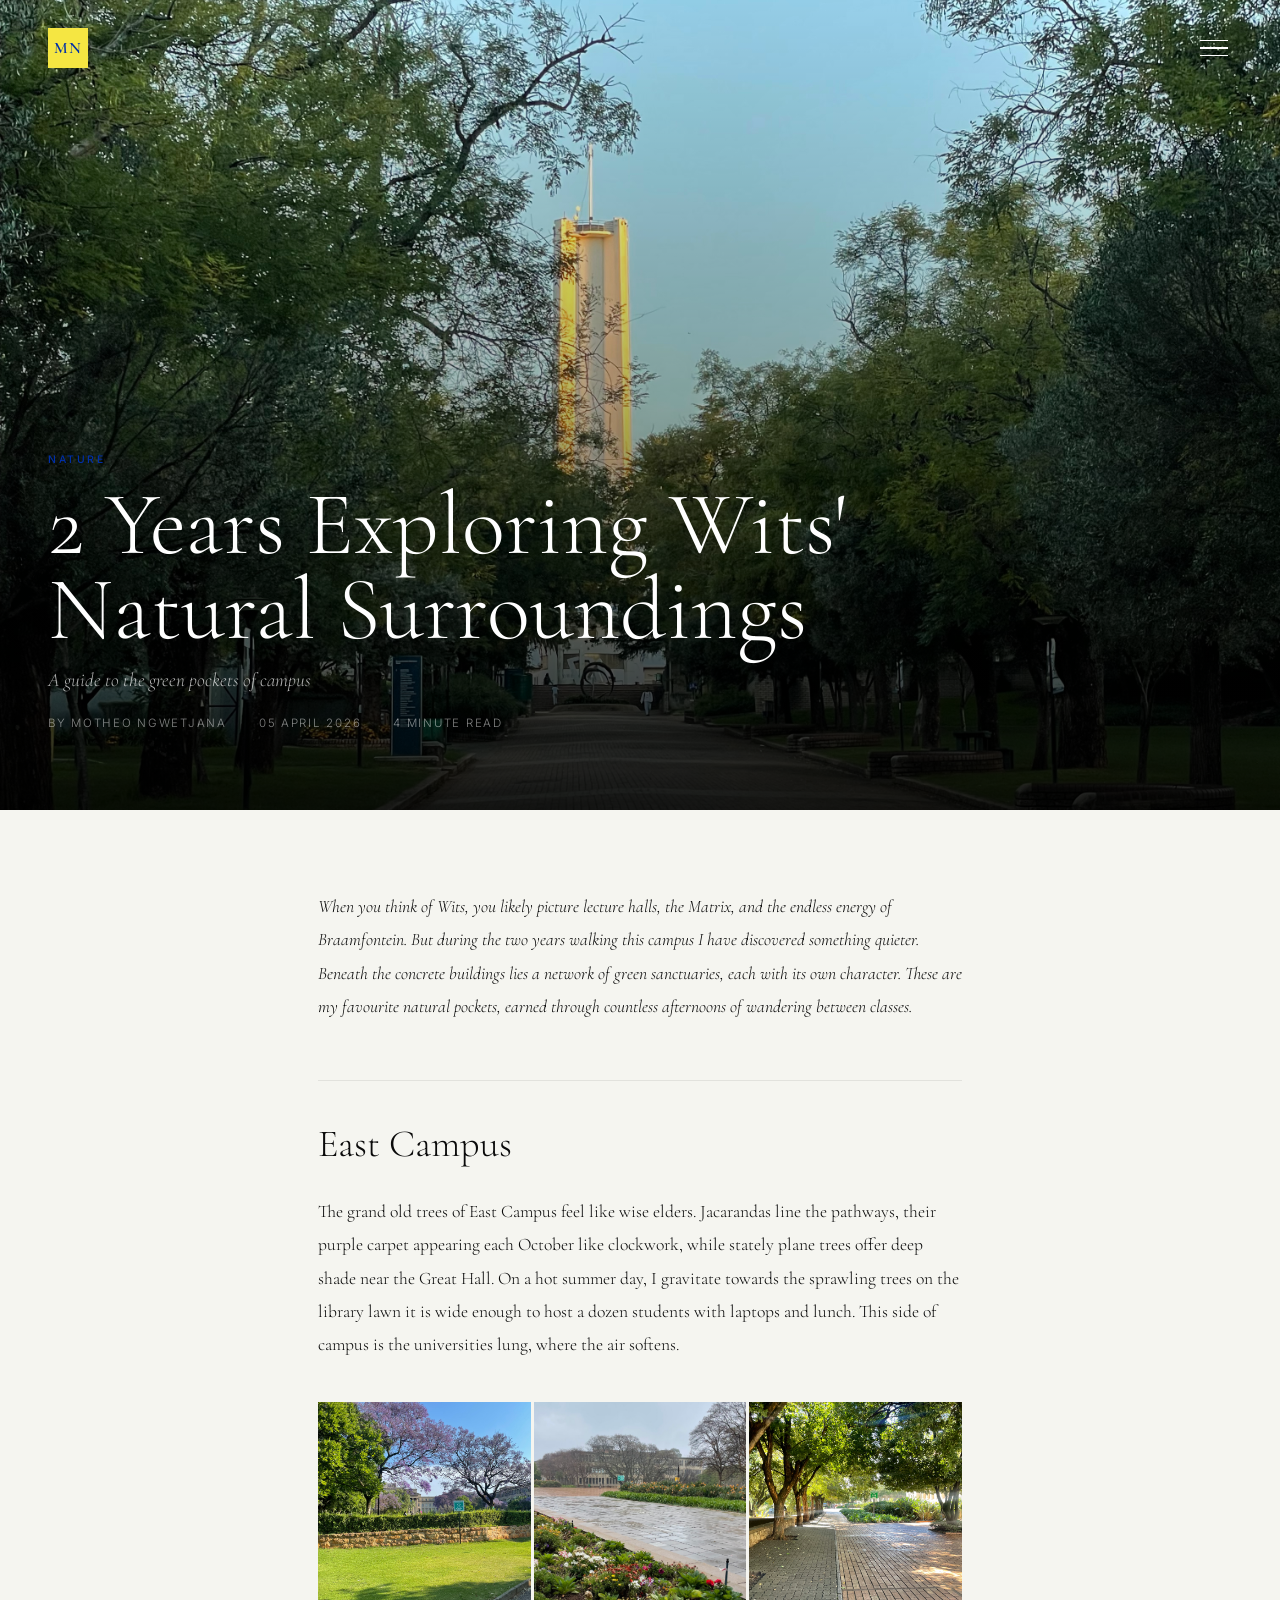
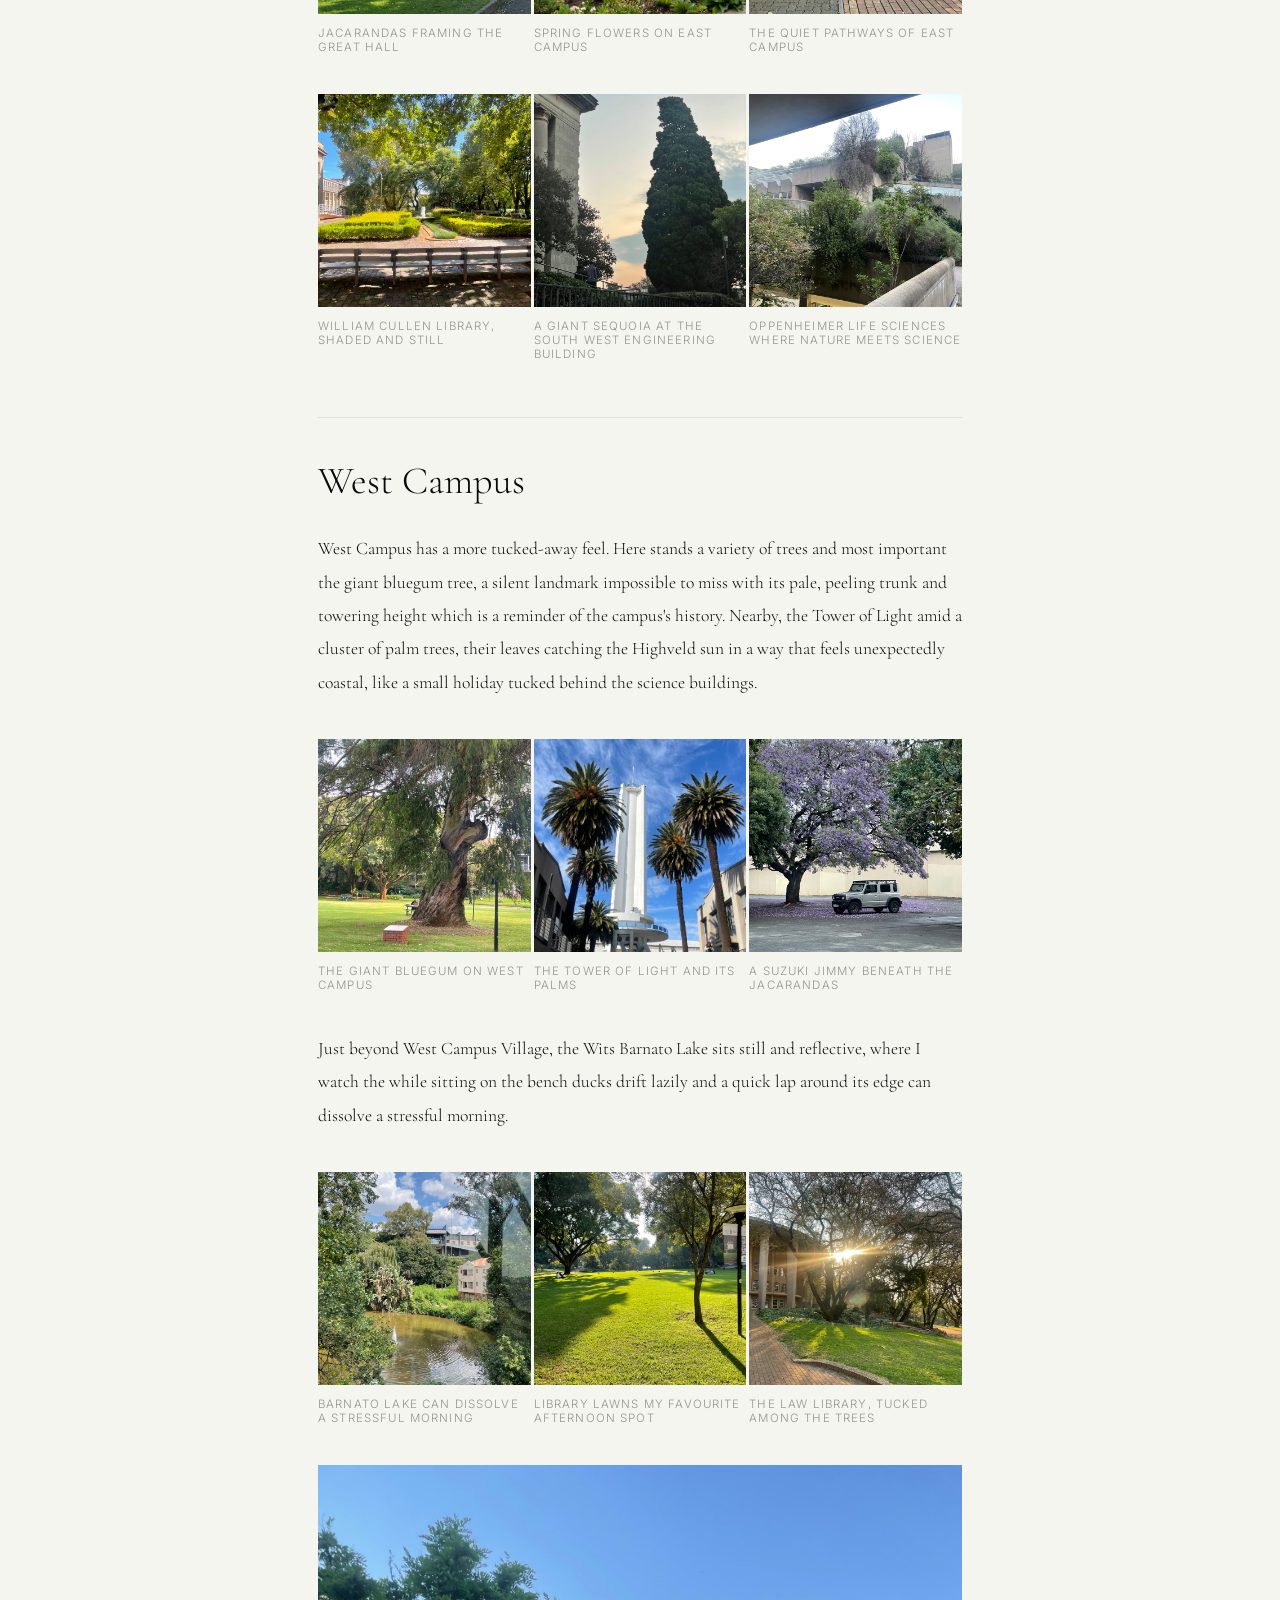
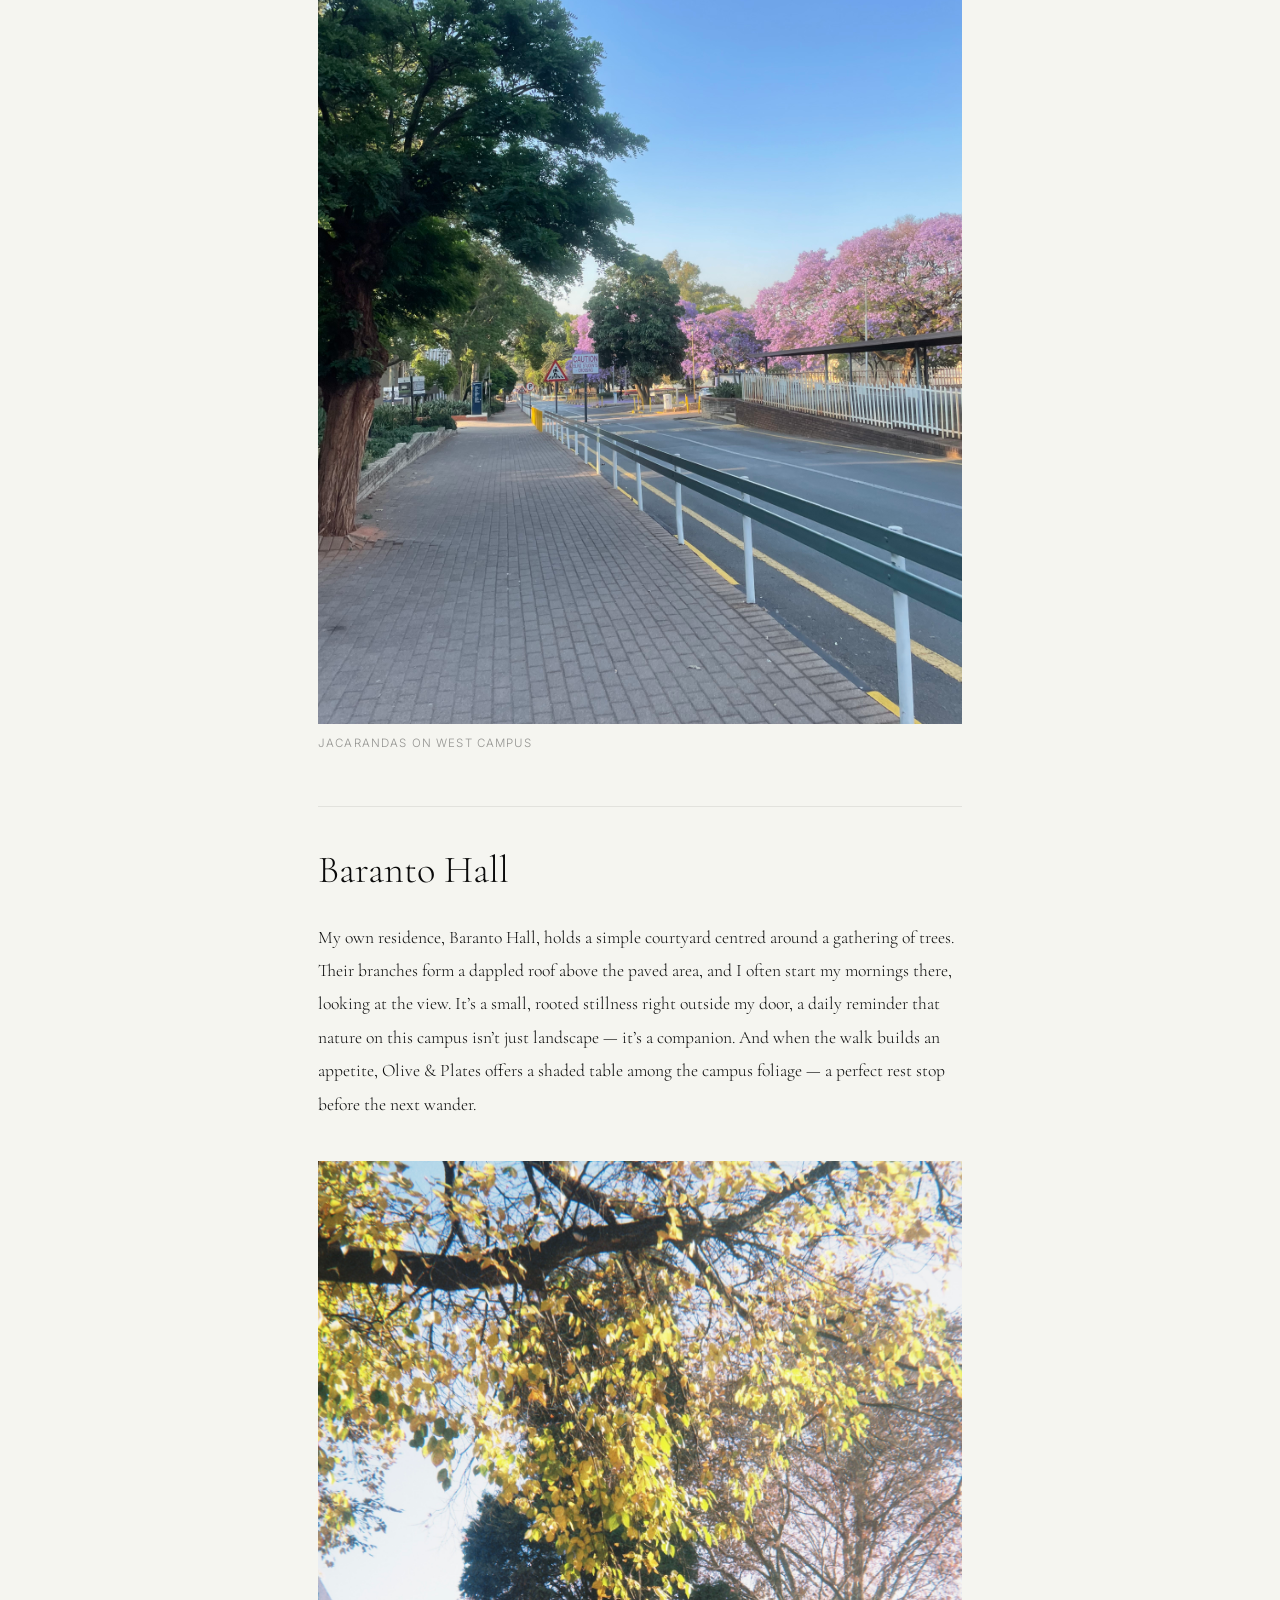
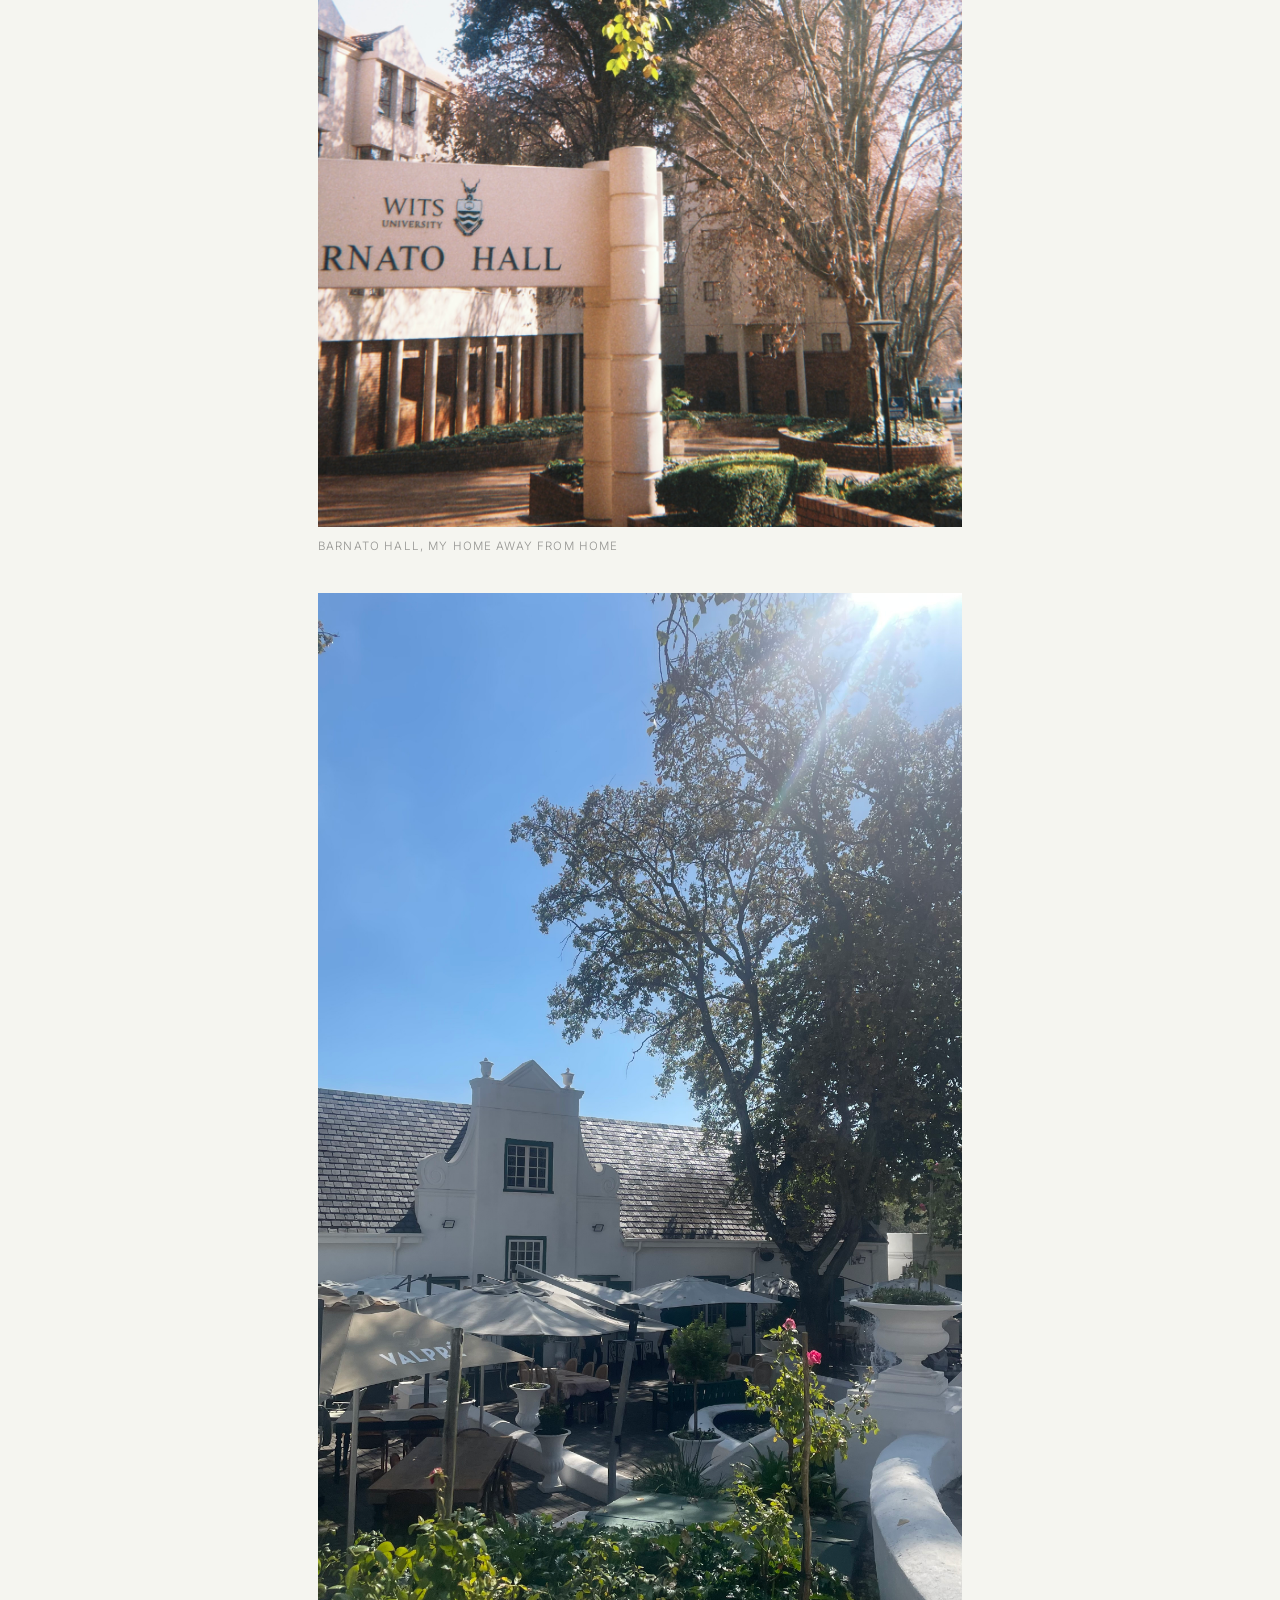
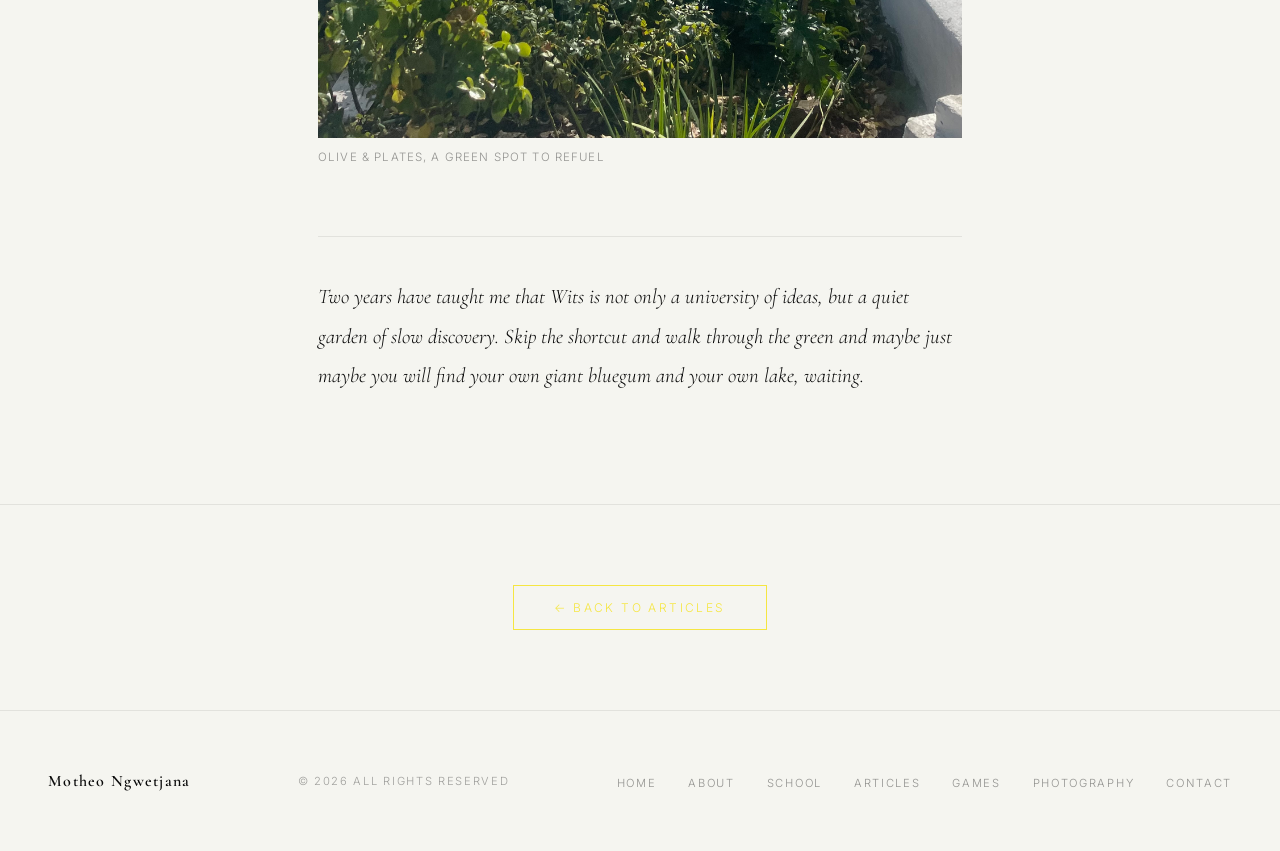
<file: article-wits-nature.html>
<!DOCTYPE html>
<html lang="en">
<head>
    <meta charset="UTF-8">
    <meta name="viewport" content="width=device-width, initial-scale=1.0">
    <title>2 Years of Exploring Wits’ Natural Surroundings — Motheo Ngwetjana</title>
    <link rel="stylesheet" href="css/style.css">
    <link href="https://fonts.googleapis.com/css2?family=Cormorant+Garamond:ital,wght@0,300;0,400;0,600;1,300;1,400&family=Inter:wght@300;400;500&display=swap" rel="stylesheet">
</head>
<body>

    <nav id="main-nav"></nav>
    <div id="menu-overlay"></div>

    <!-- Article Hero (uses Wits West Campus) -->
    <section class="article-hero">
        <div class="article-hero-bg">
            <img src="images/Wits West Campus.jpg" alt="Wits West Campus">
        </div>
        <div class="article-hero-content">
            <span class="article-tag">Nature</span>
            <h1>2 Years Exploring Wits' Natural Surroundings</h1>
            <p class="article-subtitle">A guide to the green pockets of campus</p>
            <div class="article-byline">
                <span>By Motheo Ngwetjana</span>
                <span>05 April 2026</span>
                <span>4 minute read</span>
            </div>
        </div>
    </section>

    <!-- Article Body -->
    <article class="article-body">

        <p class="article-drop-cap">When you think of Wits, you likely picture lecture halls, the Matrix, and the endless energy of Braamfontein. But during the two years walking this campus I have discovered something quieter. Beneath the concrete buildings lies a network of green sanctuaries, each with its own character. These are my favourite natural pockets, earned through countless afternoons of wandering between classes.</p>

        <!-- ==================== EAST CAMPUS ==================== -->
        <h2 class="article-subheading">East Campus</h2>

        <p>The grand old trees of East Campus feel like wise elders. Jacarandas line the pathways, their purple carpet appearing each October like clockwork, while stately plane trees offer deep shade near the Great Hall. On a hot summer day, I gravitate towards the sprawling trees on the library lawn it is wide enough to host a dozen students with laptops and lunch. This side of campus is the universities lung, where the air softens.</p>

        <!-- East Campus Image Grid 1 -->
        <div class="article-image-grid">
            <figure class="article-figure">
                <img src="images/Great Hall Jacaranda.jpg" alt="Great Hall Jacaranda">
                <figcaption>Jacarandas framing the Great Hall</figcaption>
            </figure>
            <figure class="article-figure">
                <img src="images/East Campus Flowers.jpg" alt="East Campus Flowers">
                <figcaption>Spring flowers on East Campus</figcaption>
            </figure>
            <figure class="article-figure">
                <img src="images/Wits East.jpg" alt="Wits East">
                <figcaption>The quiet pathways of East Campus</figcaption>
            </figure>
        </div>

        <!-- East Campus Image Grid 2 -->
        <div class="article-image-grid">
            <figure class="article-figure">
                <img src="images/William Cullen Library.jpg" alt="William Cullen Library">
                <figcaption>William Cullen Library, shaded and still</figcaption>
            </figure>
            <figure class="article-figure">
                <img src="images/South West Engineering.jpg" alt="South West Engineering">
                <figcaption>A Giant Sequoia at The South West Engineering building</figcaption>
            </figure>
            <figure class="article-figure">
                <img src="images/Oppenheimer Life Sciences.jpg" alt="Oppenheimer Life Sciences">
                <figcaption>Oppenheimer Life Sciences where nature meets science</figcaption>
            </figure>
        </div>

        <!-- ==================== WEST CAMPUS ==================== -->
        <h2 class="article-subheading">West Campus</h2>

        <p>West Campus has a more tucked-away feel. Here stands a variety of trees and most important the giant bluegum tree, a silent landmark impossible to miss with its pale, peeling trunk and towering height which is a reminder of the campus's history. Nearby, the Tower of Light amid a cluster of palm trees, their leaves catching the Highveld sun in a way that feels unexpectedly coastal, like a small holiday tucked behind the science buildings.</p>

        <!-- West Campus Image Grid 1 -->
        <div class="article-image-grid">
            <figure class="article-figure">
                <img src="images/Wits Bluegum.jpg" alt="Wits Bluegum tree">
                <figcaption>The giant bluegum on West Campus</figcaption>
            </figure>
            <figure class="article-figure">
                <img src="images/Tower of Light.jpg" alt="Tower of Light">
                <figcaption>The Tower of Light and its palms</figcaption>
            </figure>
            <figure class="article-figure">
                <img src="images/Suzuki Jimmy Jacaranda.jpg" alt="Suzuki Jimmy Jacaranda">
                <figcaption>A Suzuki Jimmy beneath the jacarandas</figcaption>
            </figure>
        </div>

        <p>Just beyond West Campus Village, the Wits Barnato Lake sits still and reflective, where I watch the while sitting on the bench ducks drift lazily and a quick lap around its edge can dissolve a stressful morning.</p>

        <!-- West Campus Image Grid 2 -->
        <div class="article-image-grid">
            <figure class="article-figure">
                <img src="images/Barnato Lake.jpg" alt="Barnato Lake">
                <figcaption>Barnato Lake can dissolve a stressful morning</figcaption>
            </figure>
            <figure class="article-figure">
                <img src="images/Library Lawns Wits.jpg" alt="Library Lawns Wits">
                <figcaption>Library lawns my favourite afternoon spot</figcaption>
            </figure>
            <figure class="article-figure">
                <img src="images/Law Library.jpg" alt="Law Library">
                <figcaption>The Law Library, tucked among the trees</figcaption>
            </figure>
        </div>

        <!-- West Campus single image -->
        <figure class="article-figure">
            <img src="images/Jacadranda West Campus.jpg" alt="Jacaranda West Campus">
            <figcaption>Jacarandas on West Campus</figcaption>
        </figure>

        <!-- ==================== BARANTO HALL & CLOSING ==================== -->
        <h2 class="article-subheading">Baranto Hall</h2>

        <p>My own residence, Baranto Hall, holds a simple courtyard centred around a gathering of trees. Their branches form a dappled roof above the paved area, and I often start my mornings there, looking at the view. It’s a small, rooted stillness right outside my door, a daily reminder that nature on this campus isn’t just landscape — it’s a companion. And when the walk builds an appetite, Olive & Plates offers a shaded table among the campus foliage — a perfect rest stop before the next wander.</p>

        <figure class="article-figure">
            <img src="images/Barnato Hall.jpg" alt="Barnato Hall">
            <figcaption>Barnato Hall, my home away from home</figcaption>
        </figure>
        <figure class="article-figure">
            <img src="images/Olive & Plates.jpg" alt="Olive & Plates">
            <figcaption>Olive & Plates, a green spot to refuel</figcaption>
        </figure>

        <!-- Closing -->
        <div class="article-closing">
            <p>Two years have taught me that Wits is not only a university of ideas, but a quiet garden of slow discovery. Skip the shortcut and walk through the green and maybe just maybe you will find your own giant bluegum and your own lake, waiting.</p>
        </div>

    </article>

    <!-- Back to Articles -->
    <div class="article-back">
        <a href="articles.html" class="hero-cta">← Back to Articles</a>
    </div>

    <footer id="main-footer"></footer>
    <script src="js/main.js"></script>
</body>
</html>
</file>
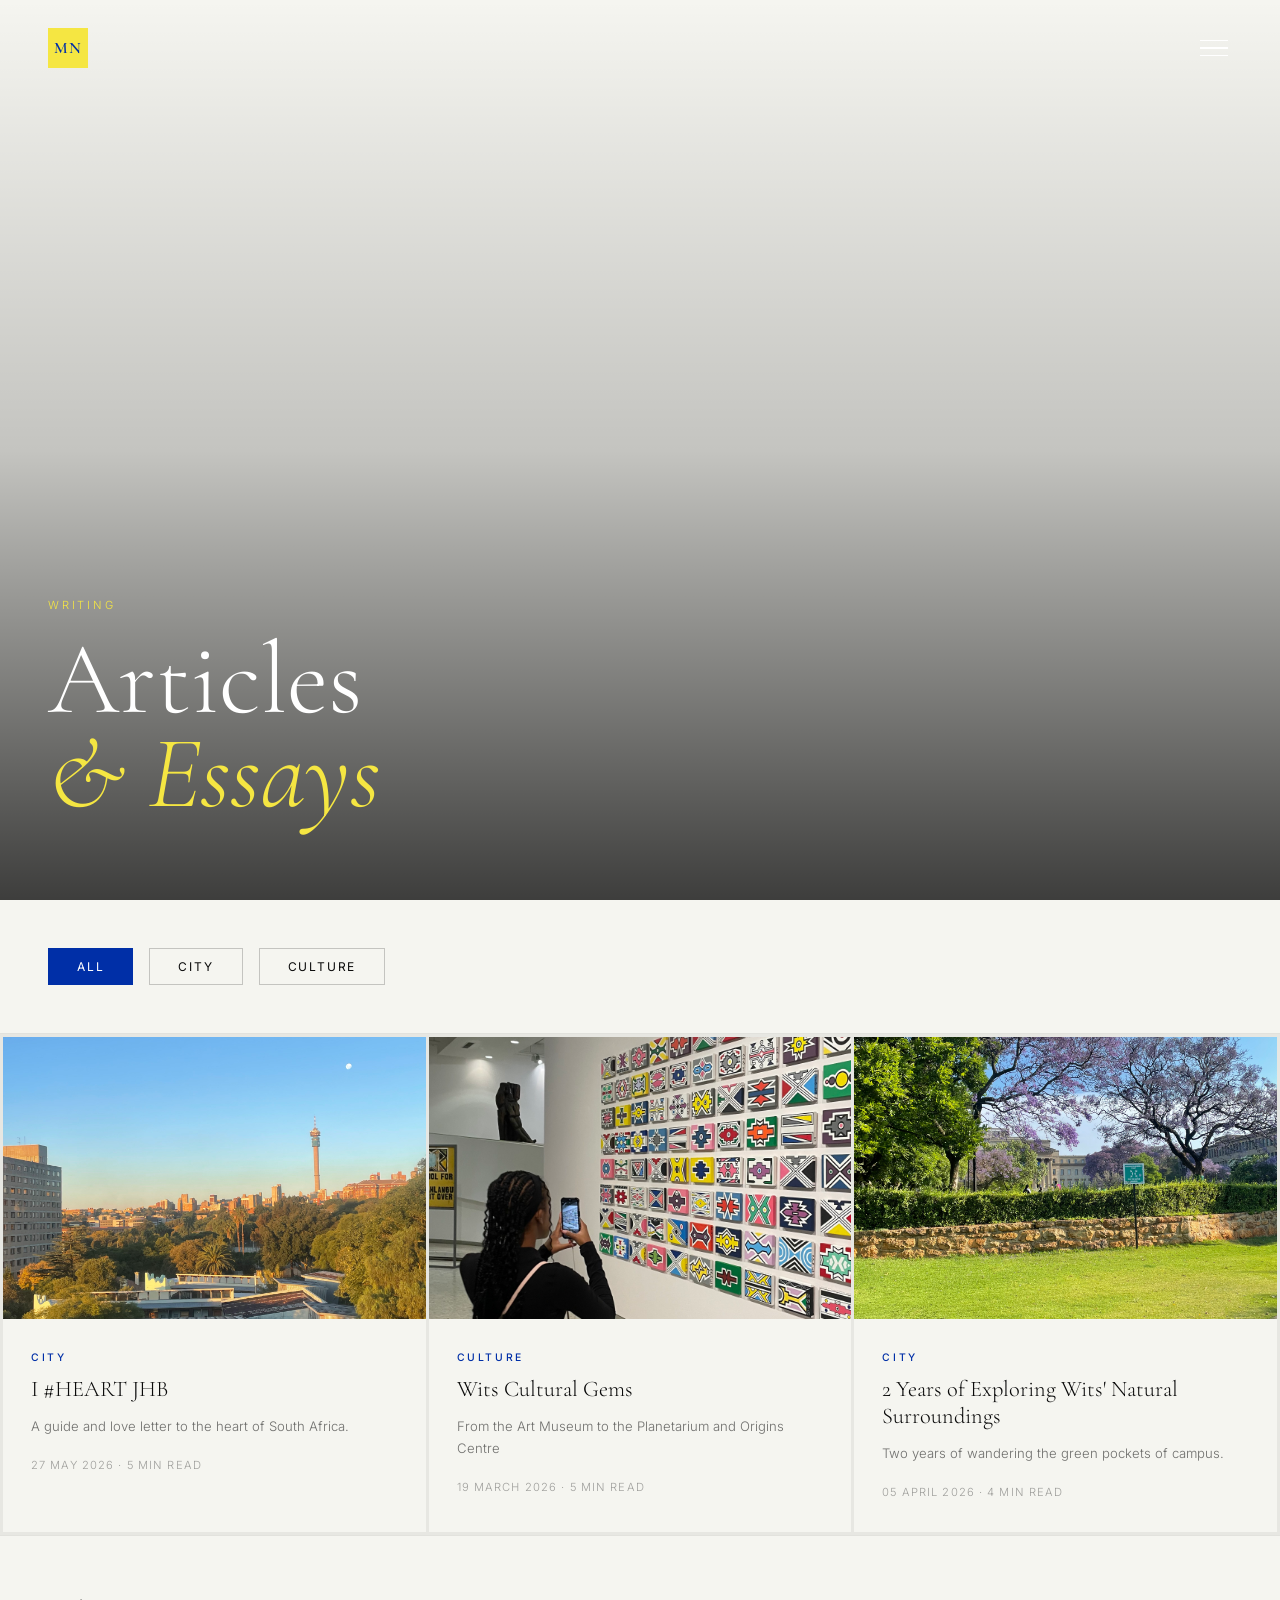
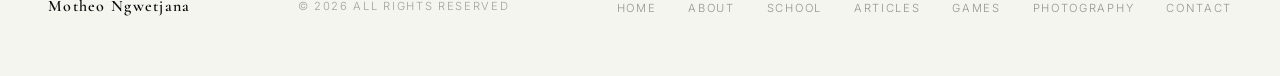
<file: articles.html>
<!DOCTYPE html>
<html lang="en">
<head>
    <meta charset="UTF-8">
    <meta name="viewport" content="width=device-width, initial-scale=1.0">
    <title>Articles — Motheo Ngwetjana</title>
    <link rel="stylesheet" href="css/style.css">
    <link href="https://fonts.googleapis.com/css2?family=Cormorant+Garamond:ital,wght@0,300;0,400;0,600;1,300;1,400&family=Inter:wght@300;400;500&display=swap" rel="stylesheet">
</head>
<body>

    <nav id="main-nav"></nav>
    <div id="menu-overlay"></div>

    <!-- Hero -->
    <section class="page-hero">
        <div class="page-hero-bg articles-hero-bg"></div>
        <div class="page-hero-content">
            <p class="hero-label">Writing</p>
            <h1>Articles<br><em>& Essays</em></h1>
        </div>
    </section>

    <!-- Filter Bar -->
    <section class="articles-filter">
        <button class="filter-btn active" data-filter="all">All</button>
        <button class="filter-btn" data-filter="city">City</button>
        <button class="filter-btn" data-filter="culture">Culture</button>
    </section>

    <!-- Articles Grid -->
    <section class="articles-grid">

        <a href="article-jhb.html" class="article-card reveal" data-category="city">
            <div class="article-card-img">
                <img src="images/Johannesburg Skyline.jpg" alt="Johannesburg Skyline">
            </div>
            <div class="article-card-info">
                <span class="article-tag">City</span>
                <h3>I #HEART JHB</h3>
                <p>A guide and love letter to the heart of South Africa.</p>
                <span class="article-meta">27 May 2026 · 5 min read</span>
            </div>
        </a>

        <a href="article-Museum.html" class="article-card reveal" data-category="culture">
            <div class="article-card-img">
                <img src="images/Wits Art Museum2025.jpg" alt="Esther Mahlangu exhibition">
            </div>
            <div class="article-card-info">
                <span class="article-tag">Culture</span>
                <h3>Wits Cultural Gems</h3>
                <p>From the Art Museum to the Planetarium and Origins Centre</p>
                <span class="article-meta">19 March 2026 · 5 min read</span>
            </div>
        </a>

        <a href="article-wits-nature.html" class="article-card reveal" data-category="city">
            <div class="article-card-img">
                <img src="images/Great Hall Jacaranda.jpg" alt="Great Hall">
            </div>
            <div class="article-card-info">
                <span class="article-tag">City</span>
                <h3>2 Years of Exploring Wits' Natural Surroundings</h3>
                <p>Two years of wandering the green pockets of campus.</p>
                <span class="article-meta">05 April 2026 · 4 min read</span>
            </div>
        </a>

     
    </section>

    <footer id="main-footer"></footer>
    <script src="js/main.js"></script>
</body>
</html>
</file>
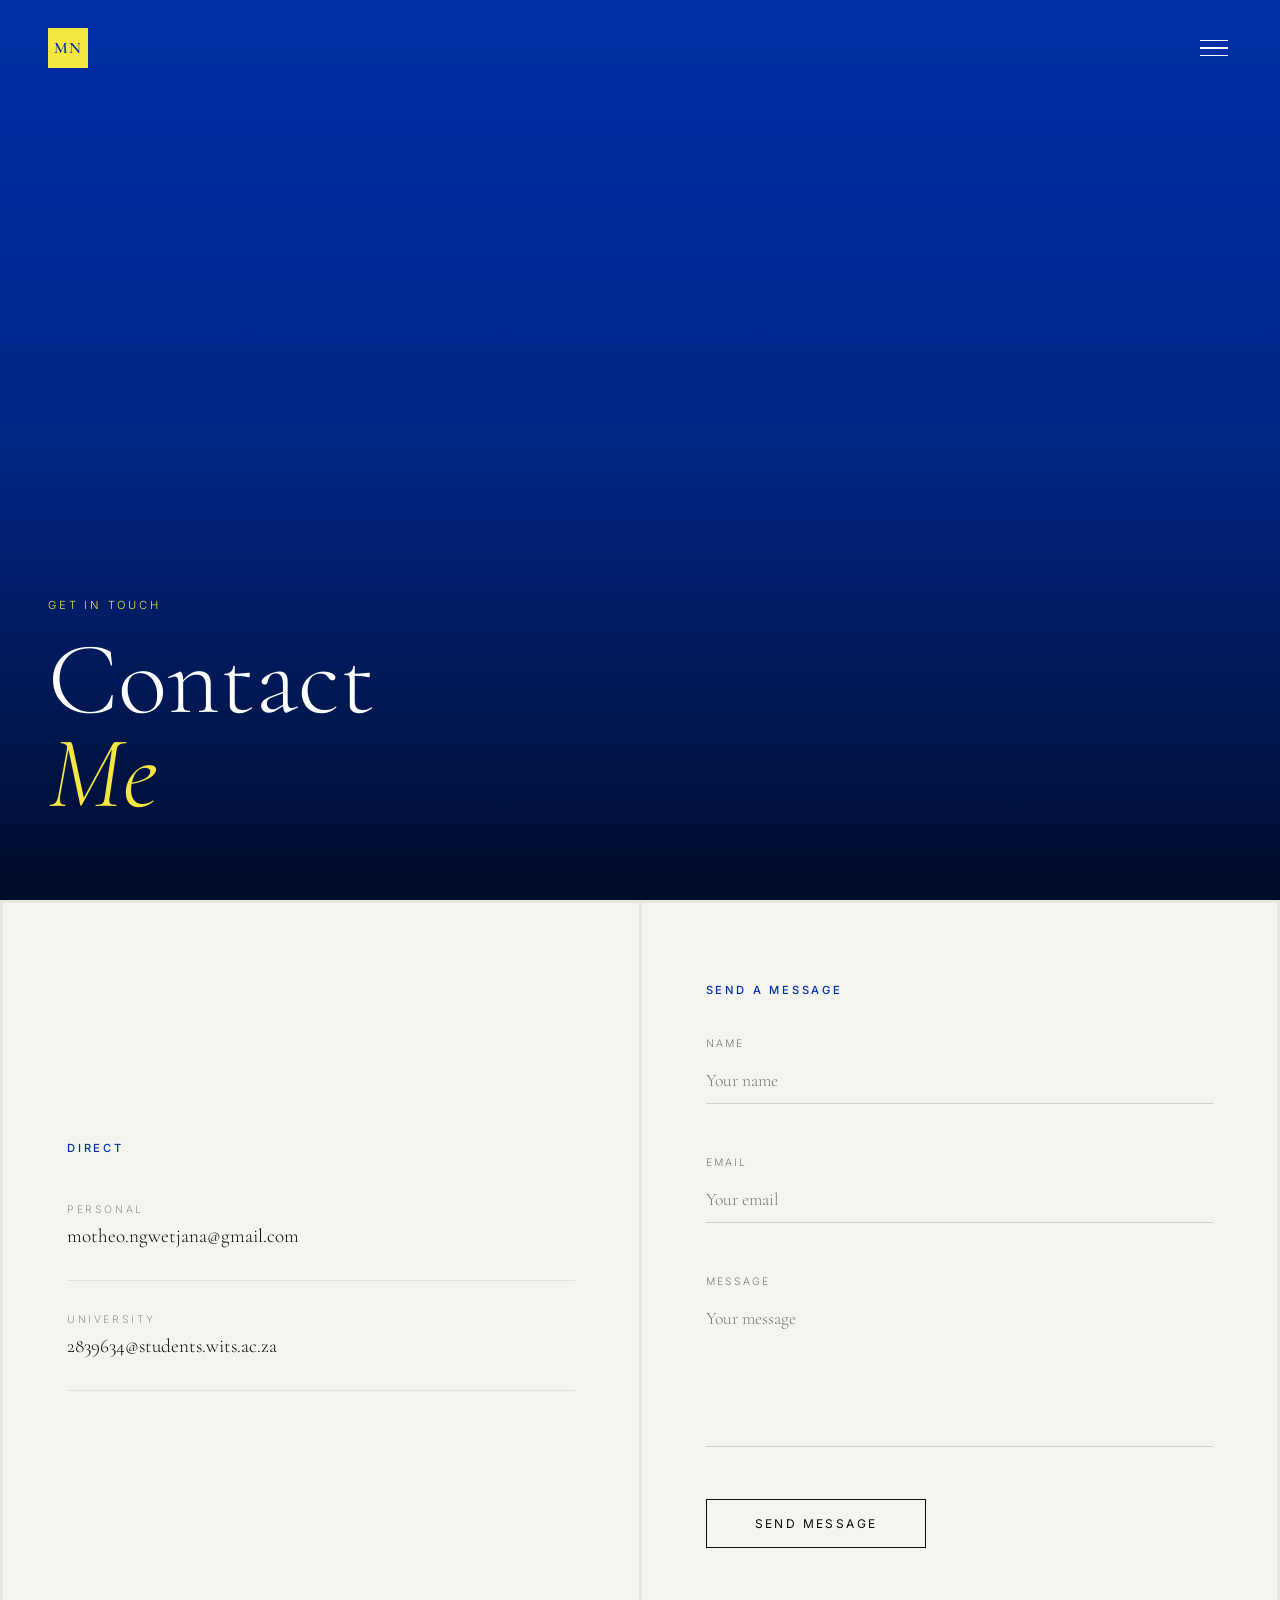
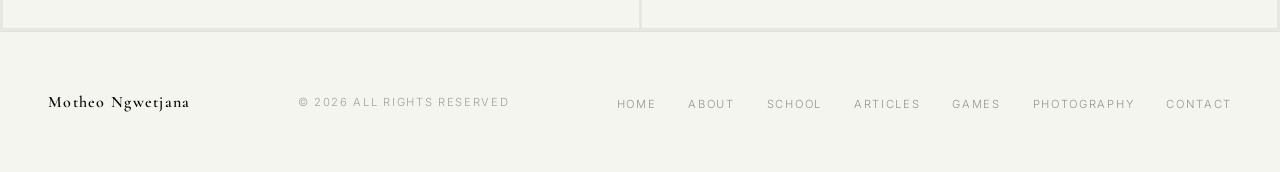
<file: contact.html>
<!DOCTYPE html>
<html lang="en">
<head>
    <meta charset="UTF-8">
    <meta name="viewport" content="width=device-width, initial-scale=1.0">
    <title>Contact — Motheo Ngwetjana</title>
    <link rel="stylesheet" href="css/style.css">
    <link href="https://fonts.googleapis.com/css2?family=Cormorant+Garamond:ital,wght@0,300;0,400;0,600;1,300;1,400&family=Inter:wght@300;400;500&display=swap" rel="stylesheet">
</head>
<body>
    <nav id="main-nav"></nav>
    <div id="menu-overlay"></div>

    <section class="page-hero">
        <div class="page-hero-bg" style="background-color: var(--blue)"></div>
        <div class="page-hero-content">
            <p class="hero-label">Get In Touch</p>
            <h1>Contact<br><em>Me</em></h1>
        </div>
    </section>

    <section class="contact-section">

        <!-- Contact Info -->
        <div class="contact-info reveal">
            <span class="about-label">Direct</span>
            <div class="contact-links">
                <a href="mailto:motheo.ngwetjana@gmail.com" class="contact-link">
                    <span class="contact-link-label">Personal</span>
                    <span class="contact-link-value">motheo.ngwetjana@gmail.com</span>
                </a>
                <a href="mailto:2839634@students.wits.ac.za" class="contact-link">
                    <span class="contact-link-label">University</span>
                    <span class="contact-link-value">2839634@students.wits.ac.za</span>
                </a>
            </div>
        </div>

        <!-- Contact Form -->
        <div class="contact-form-wrap reveal">
            <span class="about-label">Send A Message</span>
            <form class="contact-form" id="contact-form" novalidate>

                <div class="form-group">
                    <label for="name">Name</label>
                    <input type="text" id="name" placeholder="Your name" autocomplete="off">
                    <span class="form-error" id="name-error"></span>
                </div>

                <div class="form-group">
                    <label for="email">Email</label>
                    <input type="email" id="email" placeholder="Your email" autocomplete="off">
                    <span class="form-error" id="email-error"></span>
                </div>

                <div class="form-group">
                    <label for="message">Message</label>
                    <textarea id="message" rows="6" placeholder="Your message"></textarea>
                    <span class="form-error" id="message-error"></span>
                </div>

                <button type="submit" class="form-submit">Send Message</button>
                <p class="form-success" id="form-success">Message sent. Thank you.</p>

            </form>
        </div>

    </section>

    <footer id="main-footer"></footer>
    <script src="js/main.js"></script>
</body>
</html>
</file>
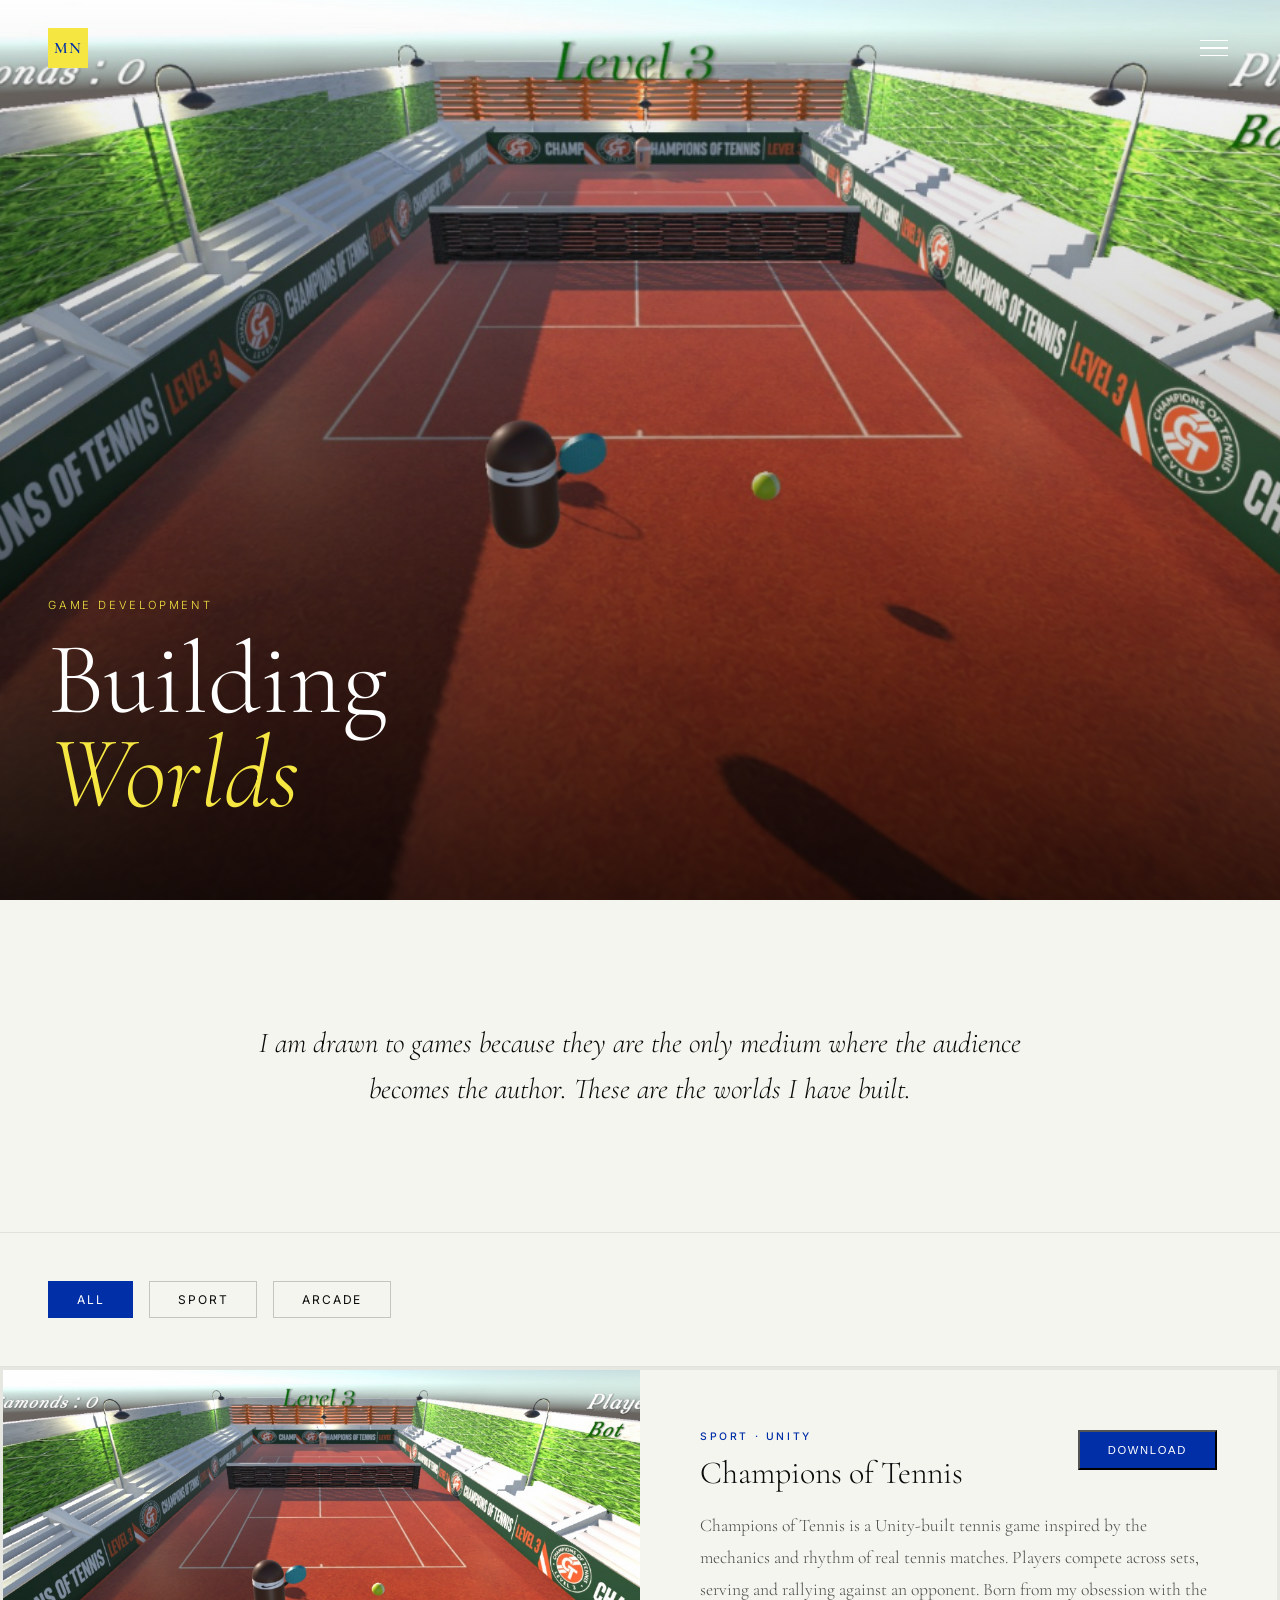
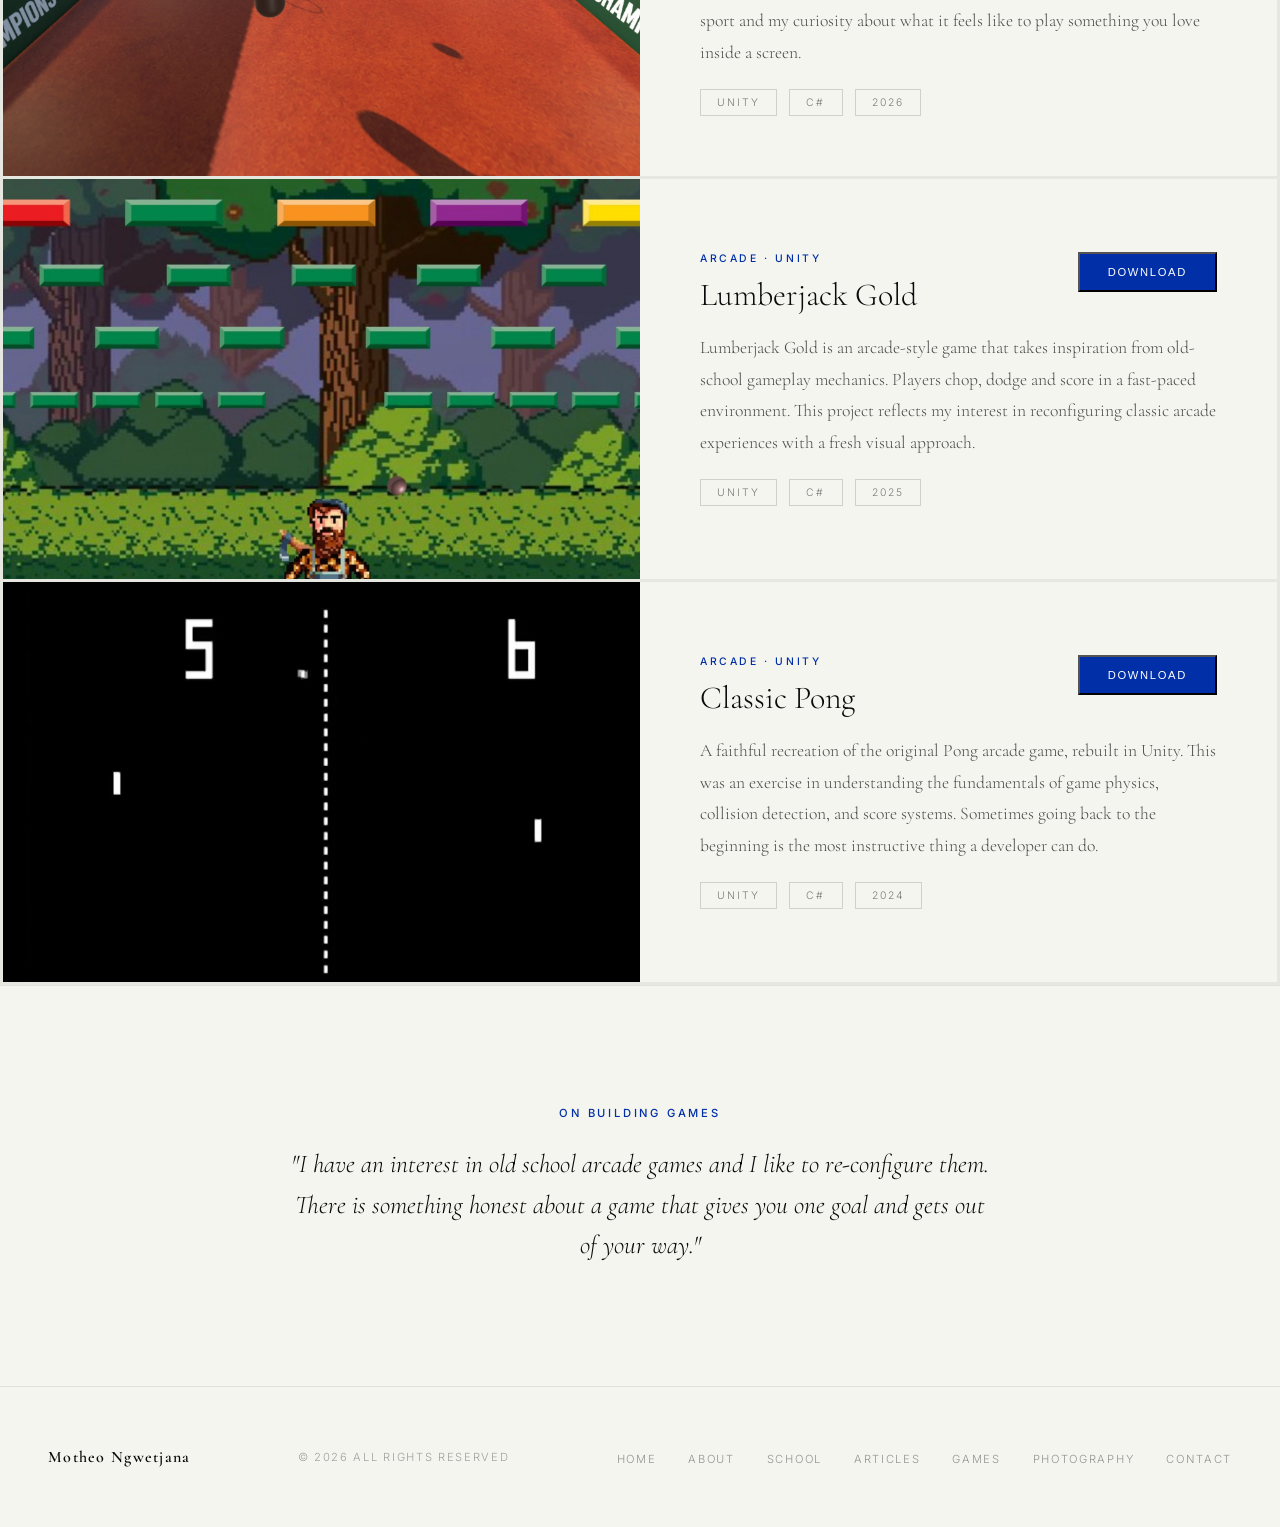
<file: games.html>
<!DOCTYPE html>
<html lang="en">
<head>
    <meta charset="UTF-8">
    <meta name="viewport" content="width=device-width, initial-scale=1.0">
    <title>Games — Motheo Ngwetjana</title>
    <link rel="stylesheet" href="css/style.css">
    <link href="https://fonts.googleapis.com/css2?family=Cormorant+Garamond:ital,wght@0,300;0,400;0,600;1,300;1,400&family=Inter:wght@300;400;500&display=swap" rel="stylesheet">
</head>
<body>
    <nav id="main-nav"></nav>
    <div id="menu-overlay"></div>

    <section class="page-hero">
        <div class="page-hero-bg" style="background-image: url('images/Games 2.jpg')"></div>
        <div class="page-hero-content">
            <p class="hero-label">Game Development</p>
            <h1>Building<br><em>Worlds</em></h1>
        </div>
    </section>

    <section class="intro">
        <div class="intro-inner reveal">
            <p>I am drawn to games because they are the only medium where the audience becomes the author. These are the worlds I have built.</p>
        </div>
    </section>

    <section class="articles-filter">
        <button class="filter-btn active" data-filter="all">All</button>
        <button class="filter-btn" data-filter="sport">Sport</button>
        <button class="filter-btn" data-filter="arcade">Arcade</button>
    </section>

    <section class="games-grid">

        <div class="game-card reveal" data-category="sport">
            <div class="game-card-img">
                <img src="images/Games 2.jpg" alt="Champions of Tennis">
            </div>
            <div class="game-card-info">
                <div class="game-card-header">
                    <div>
                        <span class="article-tag">Sport · Unity</span>
                        <h3>Champions of Tennis</h3>
                    </div>
                    <button class="download-btn">Download</button>
                </div>
                <p>Champions of Tennis is a Unity-built tennis game inspired by the mechanics and rhythm of real tennis matches. Players compete across sets, serving and rallying against an opponent. Born from my obsession with the sport and my curiosity about what it feels like to play something you love inside a screen.</p>
                <div class="game-tags">
                    <span>Unity</span>
                    <span>C#</span>
                    <span>2026</span>
                </div>
            </div>
        </div>

        <div class="game-card reveal" data-category="arcade">
            <div class="game-card-img">
                <img src="images/lumberjack gold 1.jpg" alt="Lumberjack Gold">
            </div>
            <div class="game-card-info">
                <div class="game-card-header">
                    <div>
                        <span class="article-tag">Arcade · Unity</span>
                        <h3>Lumberjack Gold</h3>
                    </div>
                    <button class="download-btn">Download</button>
                </div>
                <p>Lumberjack Gold is an arcade-style game that takes inspiration from old-school gameplay mechanics. Players chop, dodge and score in a fast-paced environment. This project reflects my interest in reconfiguring classic arcade experiences with a fresh visual approach.</p>
                <div class="game-tags">
                    <span>Unity</span>
                    <span>C#</span>
                    <span>2025</span>
                </div>
            </div>
        </div>

        <div class="game-card reveal" data-category="arcade">
            <div class="game-card-img">
                <img src="images/pongbuild 1.jpg" alt="Classic Pong">
            </div>
            <div class="game-card-info">
                <div class="game-card-header">
                    <div>
                        <span class="article-tag">Arcade · Unity</span>
                        <h3>Classic Pong</h3>
                    </div>
                    <button class="download-btn">Download</button>
                </div>
                <p>A faithful recreation of the original Pong arcade game, rebuilt in Unity. This was an exercise in understanding the fundamentals of game physics, collision detection, and score systems. Sometimes going back to the beginning is the most instructive thing a developer can do.</p>
                <div class="game-tags">
                    <span>Unity</span>
                    <span>C#</span>
                    <span>2024</span>
                </div>
            </div>
        </div>

    </section>

    <section class="games-philosophy reveal">
        <div class="games-philosophy-inner">
            <span class="about-label">On Building Games</span>
            <p>"I have an interest in old school arcade games and I like to re-configure them. There is something honest about a game that gives you one goal and gets out of your way."</p>
        </div>
    </section>

    <footer id="main-footer"></footer>
    <script src="js/main.js"></script>
</body>
</html>
</file>
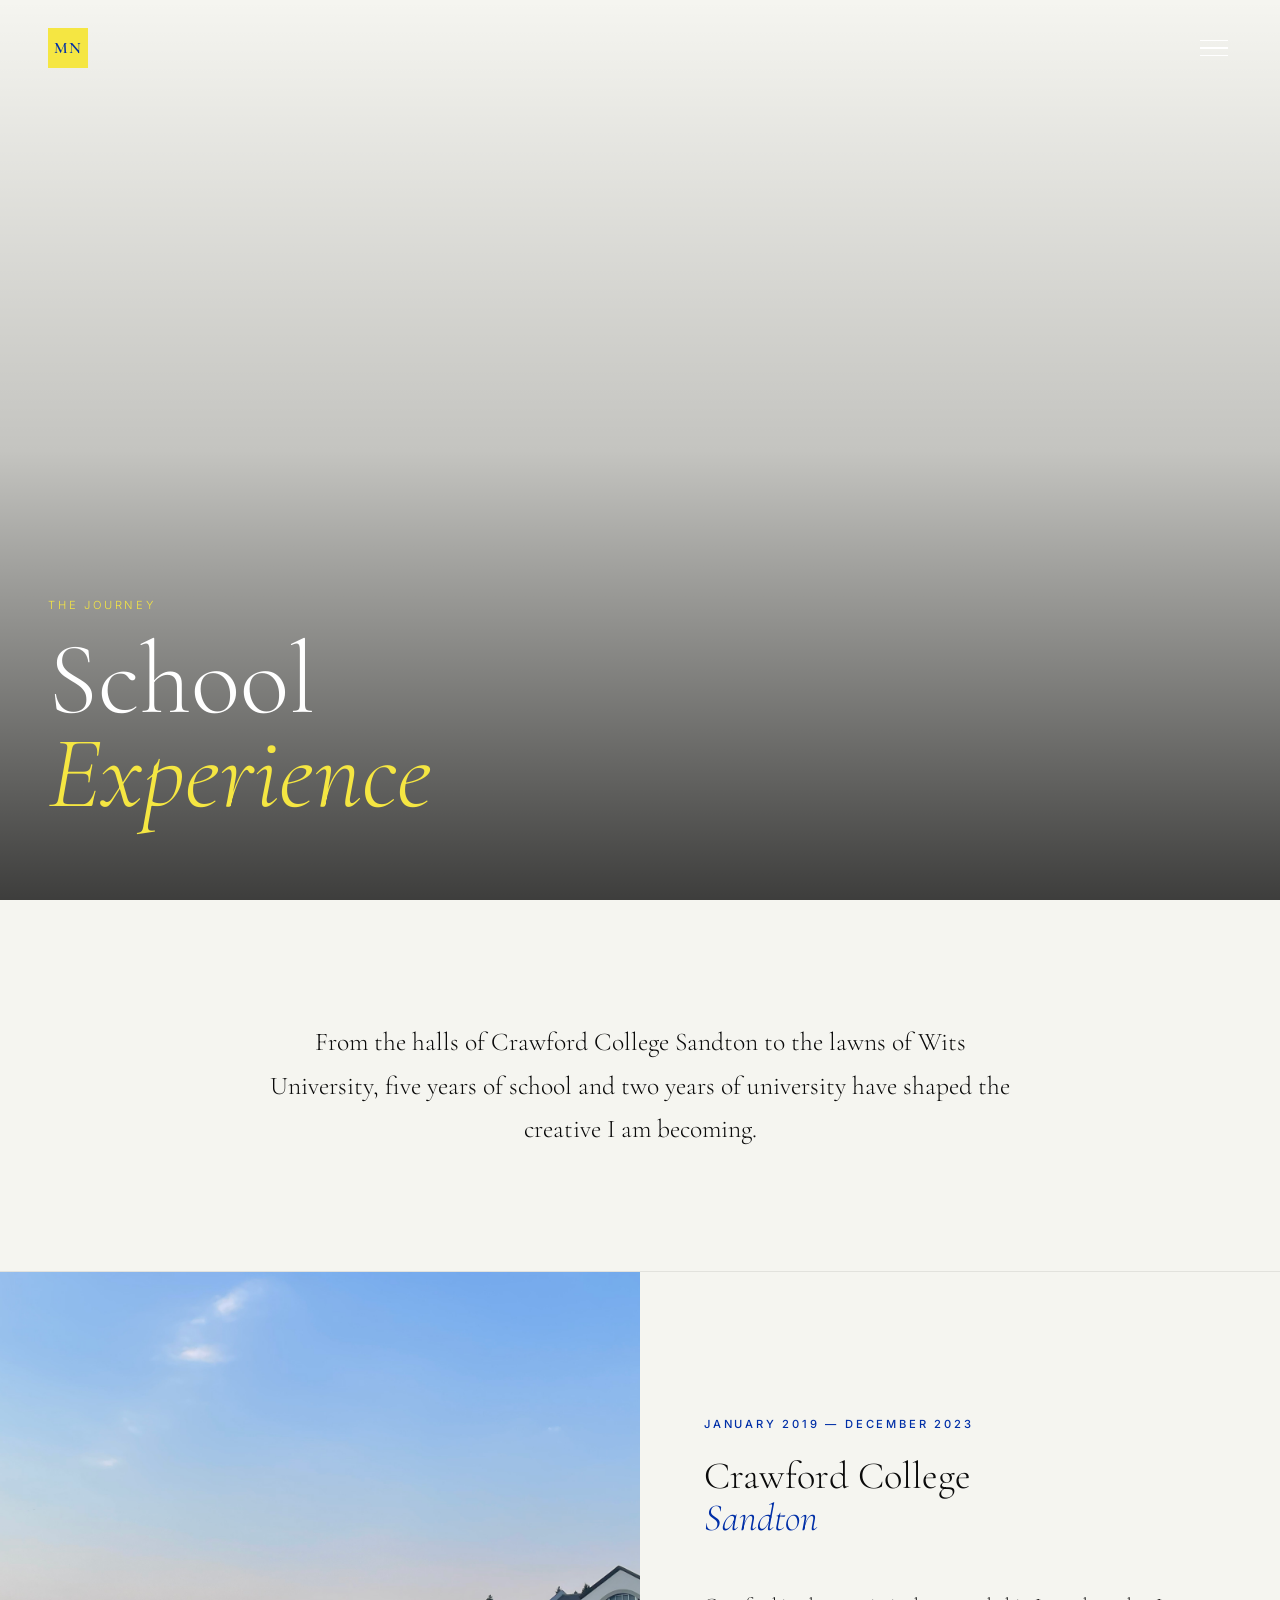
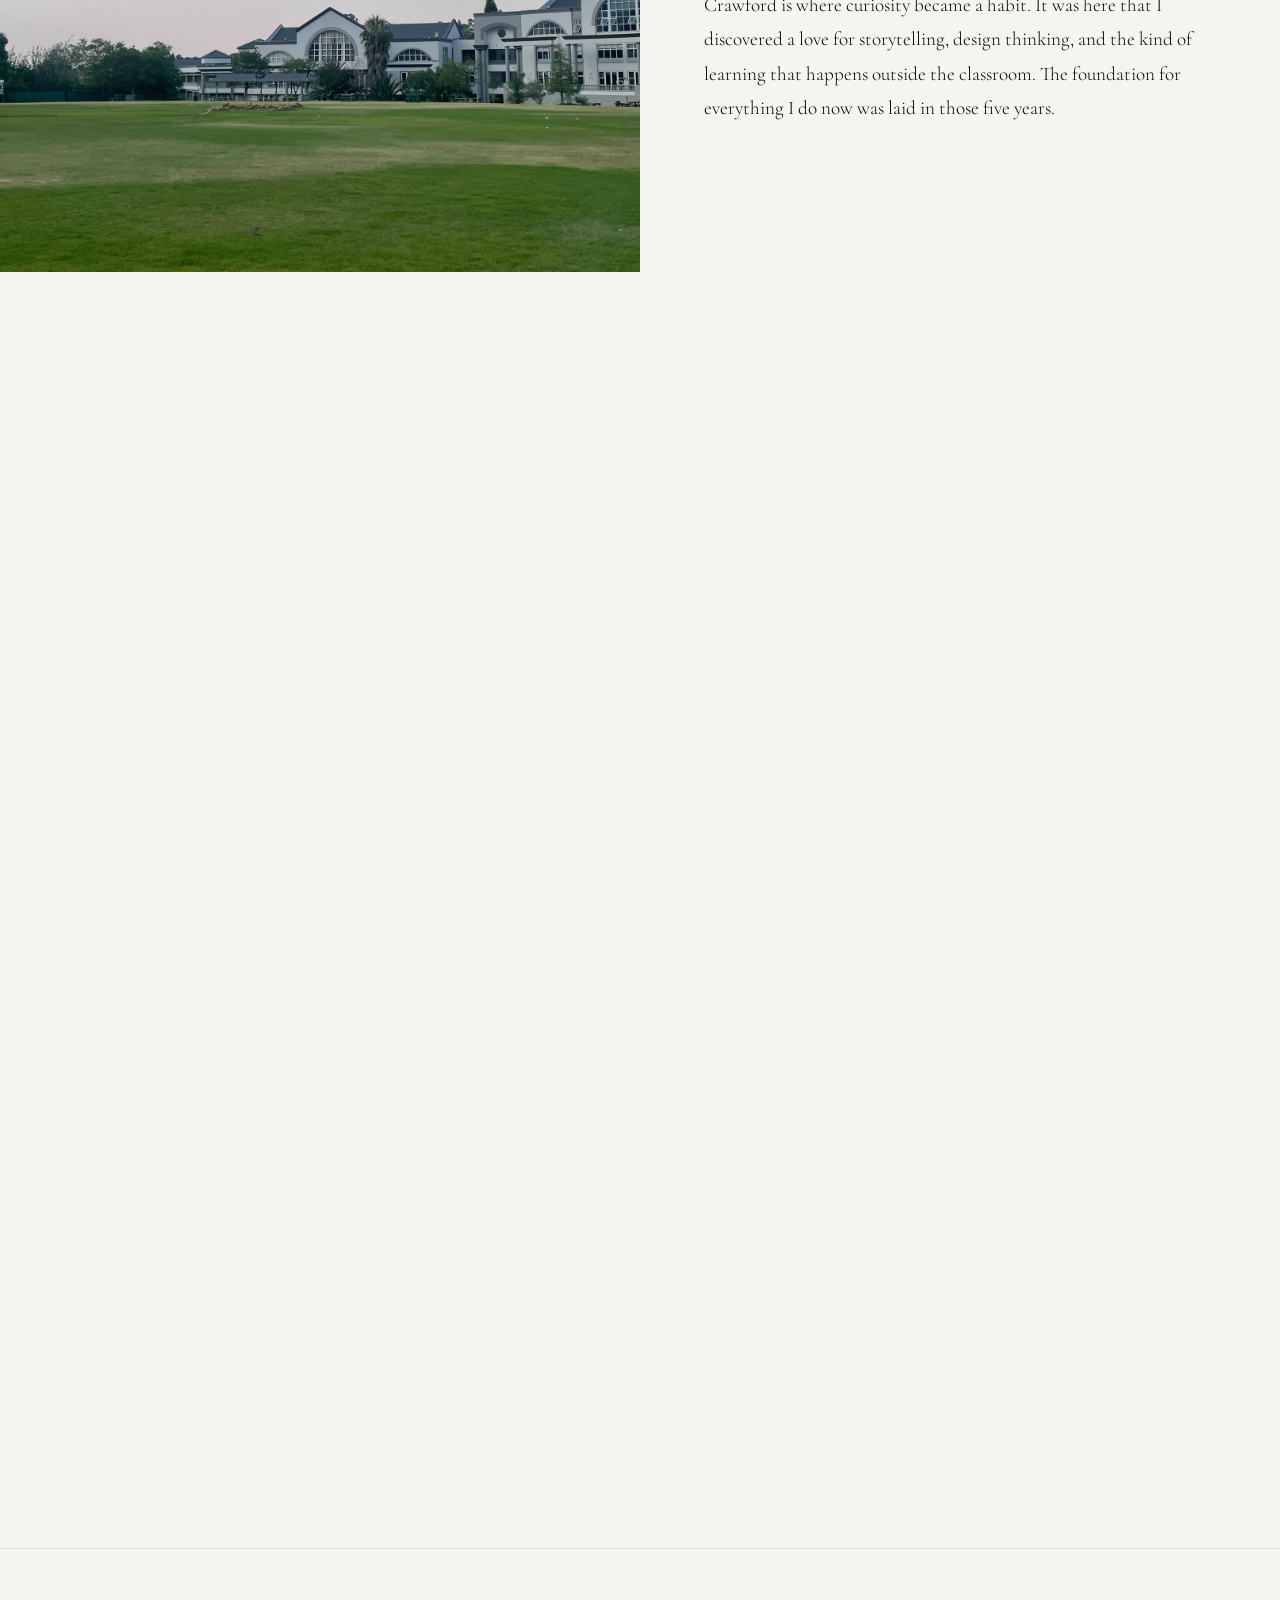
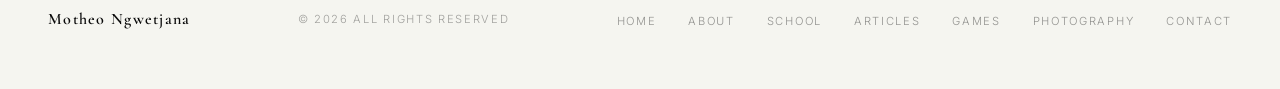
<file: school.html>
<!DOCTYPE html>
<html lang="en">
<head>
    <meta charset="UTF-8">
    <meta name="viewport" content="width=device-width, initial-scale=1.0">
    <title>School Experience — Motheo Ngwetjana</title>
    <link rel="stylesheet" href="css/style.css">
    <link href="https://fonts.googleapis.com/css2?family=Cormorant+Garamond:ital,wght@0,300;0,400;0,600;1,300;1,400&family=Inter:wght@300;400;500&display=swap" rel="stylesheet">
</head>
<body>

    <nav id="main-nav"></nav>
    <div id="menu-overlay"></div>

    <!-- Hero -->
    <section class="page-hero">
        <div class="page-hero-bg school-hero-bg"></div>
        <div class="page-hero-content">
            <p class="hero-label">The Journey</p>
            <h1>School<br><em>Experience</em></h1>
        </div>
    </section>

    <!-- Intro -->
    <section class="about-statement">
        <div class="about-statement-inner reveal">
           <p>From the halls of Crawford College Sandton to the lawns of Wits University, five years of school and two years of university have shaped the creative I am becoming.</p>
        </div>
    </section>

    <!-- Crawford Section -->
    <section class="about-block">
        <div class="about-block-img reveal">
            <img src="images/Crawford Collage Sandton Photograph.jpg" 
                 alt="Crawford College Sandton" 
                 class="school-photo">
        </div>
        <div class="about-block-text reveal">
          <span class="about-label">January 2019 — December 2023</span>
          <h2 class="school-heading">Crawford College<br><em>Sandton</em></h2>
          <p>Crawford is where curiosity became a habit. It was here that I discovered a love for storytelling, design thinking, and the kind of learning that happens outside the classroom. The foundation for everything I do now was laid in those five years.</p>
        </div>
    </section>

    <!-- Wits Section -->
    <section class="about-block about-block-reverse">
        <div class="about-block-img reveal">
            <img src="images/Wits Great Hall Photograph.jpg" 
                 alt="Wits Great Hall" 
                 class="school-photo">
        </div>
        <div class="about-block-text reveal">
            <span class="about-label">February 2024 — Present</span>
            <h2 class="school-heading">University of the<br><em>Witwatersrand</em></h2>
            <p>Studying towards a Bachelor of Arts in Digital Arts at Wits has pushed me to think critically and create with intention. In two years I have learned to code, write, design and build games and picked up animation skills along the way. This degree sits exactly at the intersection of technology and art, which is where I have always belonged.</p>
        </div>
    </section>

    <!-- Closing Statement -->
    <section class="school-closing reveal">
        <p>Johannesburg raised me.<br><em>Both institutions shaped me.</em></p>
    </section>

    <footer id="main-footer"></footer>
    <script src="js/main.js"></script>
</body>
</html>
</file>
<file: css/style.css>
/* ========================================
   ROOT VARIABLES & RESET
======================================== */
:root {
    --blue: #002FA7;
    --yellow: #F5E642;
    --bg: #F5F5F0;
    --black: #0A0A0A;
    --white: #FFFFFF;
    --font-heading: 'Cormorant Garamond', serif;
    --font-body: 'Inter', sans-serif;
}

* {
    margin: 0;
    padding: 0;
    box-sizing: border-box;
}

html {
    scroll-behavior: smooth;
}

body {
    background-color: var(--bg);
    color: var(--black);
    font-family: var(--font-body);
    font-weight: 300;
    overflow-x: hidden;
}

/* ========================================
   NAVIGATION
======================================== */
#main-nav {
    position: fixed;
    top: 0;
    left: 0;
    width: 100%;
    z-index: 200;
    padding: 28px 48px;
    display: flex;
    justify-content: space-between;
    align-items: center;
    transition: background 0.3s ease;
}

#main-nav.scrolled {
    background-color: var(--bg);
    border-bottom: 1px solid rgba(0,0,0,0.08);
}

.nav-logo {
    text-decoration: none;
    z-index: 201;
    position: relative;
}

.logo-box {
    display: inline-flex;
    align-items: center;
    justify-content: center;
    width: 40px;
    height: 40px;
    background-color: var(--yellow);
    color: var(--blue);
    font-family: var(--font-heading);
    font-size: 1rem;
    font-weight: 600;
    letter-spacing: 0.05em;
}

.hamburger {
    background: none;
    border: none;
    cursor: pointer;
    display: flex;
    flex-direction: column;
    gap: 6px;
    padding: 4px;
    z-index: 201;
    position: relative;
}

.hamburger span {
    display: block;
    width: 28px;
    height: 1.5px;
    background-color: var(--white);
    transition: all 0.4s ease;
    transform-origin: center;
}

#main-nav.scrolled .hamburger span {
    background-color: var(--black);
}

#main-nav.menu-open .hamburger span {
    background-color: var(--white);
}

.hamburger.open span:nth-child(1) {
    transform: translateY(7.5px) rotate(45deg);
}

.hamburger.open span:nth-child(2) {
    opacity: 0;
}

.hamburger.open span:nth-child(3) {
    transform: translateY(-7.5px) rotate(-45deg);
}

/* ========================================
   MENU OVERLAY
======================================== */
#menu-overlay {
    position: fixed;
    inset: 0;
    background-color: var(--blue);
    z-index: 150;
    display: flex;
    align-items: center;
    justify-content: center;
    opacity: 0;
    pointer-events: none;
    transition: opacity 0.5s ease;
}

#menu-overlay.open {
    opacity: 1;
    pointer-events: all;
}

.overlay-nav {
    list-style: none;
    text-align: center;
}

.overlay-nav li {
    overflow: hidden;
    margin-bottom: 8px;
}

.overlay-nav a {
    font-family: var(--font-heading);
    font-size: clamp(2rem, 5vw, 4.5rem);
    font-weight: 300;
    color: var(--white);
    text-decoration: none;
    letter-spacing: 0.02em;
    display: block;
    transform: translateY(100%);
    transition: transform 0.5s ease, color 0.3s ease;
}

#menu-overlay.open .overlay-nav a {
    transform: translateY(0);
}

#menu-overlay.open .overlay-nav li:nth-child(1) a { transition-delay: 0.1s; }
#menu-overlay.open .overlay-nav li:nth-child(2) a { transition-delay: 0.15s; }
#menu-overlay.open .overlay-nav li:nth-child(3) a { transition-delay: 0.2s; }
#menu-overlay.open .overlay-nav li:nth-child(4) a { transition-delay: 0.25s; }
#menu-overlay.open .overlay-nav li:nth-child(5) a { transition-delay: 0.3s; }
#menu-overlay.open .overlay-nav li:nth-child(6) a { transition-delay: 0.35s; }
#menu-overlay.open .overlay-nav li:nth-child(7) a { transition-delay: 0.4s; }

.overlay-nav a:hover {
    color: var(--yellow);
}

.overlay-nav a.active {
    color: var(--yellow);
}

.overlay-accent {
    position: absolute;
    bottom: 48px;
    left: 48px;
    font-size: 0.75rem;
    letter-spacing: 0.2em;
    text-transform: uppercase;
    color: rgba(255,255,255,0.4);
}

/* ========================================
   HERO
======================================== */
.hero {
    height: 100vh;
    position: relative;
    display: flex;
    align-items: flex-end;
    padding: 0 48px 80px;
    overflow: hidden;
}

.hero-bg {
    position: absolute;
    inset: 0;
    background-color: var(--blue);
    background-size: cover;
    background-position: center;
}

.hero-bg::after {
    content: '';
    position: absolute;
    inset: 0;
    background: linear-gradient(
        to top,
        rgba(0,0,0,0.7) 0%,
        rgba(0,0,0,0.2) 50%,
        transparent 100%
    );
}

.hero-content {
    position: relative;
    z-index: 2;
    max-width: 900px;
}

.hero-label {
    font-size: 0.7rem;
    letter-spacing: 0.25em;
    text-transform: uppercase;
    color: var(--yellow);
    margin-bottom: 20px;
    display: block;
}

.hero h1 {
    font-family: var(--font-heading);
    font-size: clamp(3rem, 8vw, 8rem);
    font-weight: 300;
    line-height: 0.92;
    color: var(--white);
    margin-bottom: 32px;
}

.hero h1 em {
    font-style: italic;
    color: var(--yellow);
}

.hero-sub {
    font-size: 0.8rem;
    letter-spacing: 0.15em;
    color: rgba(255,255,255,0.6);
    line-height: 2;
    margin-bottom: 40px;
}

.hero-cta {
    display: inline-block;
    padding: 14px 40px;
    border: 1px solid var(--yellow);
    color: var(--yellow);
    text-decoration: none;
    font-size: 0.75rem;
    letter-spacing: 0.2em;
    text-transform: uppercase;
    transition: all 0.3s ease;
}

.hero-cta:hover {
    background-color: var(--yellow);
    color: var(--black);
}

.hero-scroll-hint {
    position: absolute;
    bottom: 48px;
    right: 48px;
    font-size: 0.65rem;
    letter-spacing: 0.3em;
    text-transform: uppercase;
    color: rgba(255,255,255,0.4);
    writing-mode: vertical-rl;
}

/* ========================================
   INTRO STATEMENT
======================================== */
.intro {
    padding: 120px 48px;
    border-bottom: 1px solid rgba(0,0,0,0.08);
}

.intro-inner {
    max-width: 800px;
    margin: 0 auto;
    text-align: center;
}

.intro-inner p {
    font-family: var(--font-heading);
    font-size: clamp(1.2rem, 2.5vw, 1.8rem);
    font-weight: 300;
    font-style: italic;
    line-height: 1.6;
    color: var(--black);
}

/* ========================================
   EDITORIAL GRID
======================================== */
.editorial-grid {
    display: grid;
    grid-template-columns: repeat(12, 1fr);
    gap: 3px;
    background-color: rgba(0,0,0,0.06);
    padding: 3px;
}

.editorial-card {
    position: relative;
    text-decoration: none;
    overflow: hidden;
    display: block;
    min-height: 500px;
}

.card-large { grid-column: span 7; }
.card-small { grid-column: span 5; }

.card-img {
    position: absolute;
    inset: 0;
    background-size: cover;
    background-position: center;
    transition: transform 0.8s cubic-bezier(0.25, 0.46, 0.45, 0.94);
}

.editorial-card:hover .card-img {
    transform: scale(1.06);
}

.card-info {
    position: absolute;
    bottom: 0;
    left: 0;
    right: 0;
    padding: 40px 36px;
    background: linear-gradient(to top, rgba(0,0,0,0.75) 0%, transparent 100%);
    z-index: 2;
}

.card-label {
    display: block;
    font-size: 0.65rem;
    letter-spacing: 0.25em;
    text-transform: uppercase;
    color: var(--yellow);
    margin-bottom: 10px;
}

.card-info h3 {
    font-family: var(--font-heading);
    font-size: clamp(1.4rem, 2.5vw, 2rem);
    font-weight: 300;
    color: var(--white);
    margin-bottom: 8px;
    line-height: 1.1;
}

.card-info p {
    font-size: 0.78rem;
    color: rgba(255,255,255,0.6);
    letter-spacing: 0.05em;
}

/* ========================================
   FOOTER
======================================== */
#main-footer {
    padding: 60px 48px;
    display: flex;
    justify-content: space-between;
    align-items: center;
    border-top: 1px solid rgba(0,0,0,0.08);
}

.footer-logo {
    font-family: var(--font-heading);
    font-size: 1rem;
    font-weight: 600;
    letter-spacing: 0.08em;
    color: var(--black);
}

.footer-copy {
    font-size: 0.7rem;
    letter-spacing: 0.15em;
    text-transform: uppercase;
    color: rgba(0,0,0,0.35);
}

.footer-links {
    display: flex;
    gap: 32px;
    list-style: none;
}

.footer-links a {
    font-size: 0.7rem;
    letter-spacing: 0.15em;
    text-transform: uppercase;
    color: rgba(0,0,0,0.4);
    text-decoration: none;
    transition: color 0.3s ease;
}

.footer-links a:hover {
    color: var(--blue);
}

/* ========================================
   SCROLL REVEAL
======================================== */
.reveal {
    opacity: 0;
    transform: translateY(40px);
    transition: opacity 0.8s ease, transform 0.8s ease;
}

.reveal.visible {
    opacity: 1;
    transform: translateY(0);
}

/* ========================================
   PAGE HERO (shared)
======================================== */
.page-hero {
    height: 100vh;
    position: relative;
    display: flex;
    align-items: flex-end;
    padding: 0 48px 80px;
    overflow: hidden;
}

.page-hero-bg {
    position: absolute;
    inset: 0;
    background-size: cover;
    background-position: center;
}

.page-hero-bg::after {
    content: '';
    position: absolute;
    inset: 0;
    background: linear-gradient(
        to top,
        rgba(0,0,0,0.75) 0%,
        rgba(0,0,0,0.2) 50%,
        transparent 100%
    );
}

.page-hero-content {
    position: relative;
    z-index: 2;
}

.page-hero-content h1 {
    font-family: var(--font-heading);
    font-size: clamp(3rem, 8vw, 8rem);
    font-weight: 300;
    line-height: 0.92;
    color: var(--white);
}

.page-hero-content h1 em {
    font-style: italic;
    color: var(--yellow);
}

/* ========================================
   ABOUT PAGE
======================================== */
.about-hero {
    height: 100vh;
    position: relative;
    display: flex;
    align-items: flex-end;
    padding: 0 48px 80px;
    overflow: hidden;
}

.about-hero-bg {
    position: absolute;
    inset: 0;
    background-color: var(--black);
    background-size: cover;
    background-position: center;
}

.about-hero-bg::after {
    content: '';
    position: absolute;
    inset: 0;
    background: linear-gradient(
        to top,
        rgba(0,0,0,0.75) 0%,
        rgba(0,0,0,0.2) 50%,
        transparent 100%
    );
}

.about-hero-content {
    position: relative;
    z-index: 2;
}

.about-hero-content h1 {
    font-family: var(--font-heading);
    font-size: clamp(3rem, 8vw, 8rem);
    font-weight: 300;
    line-height: 0.92;
    color: var(--white);
}

.about-hero-content h1 em {
    font-style: italic;
    color: var(--yellow);
}

.about-statement {
    padding: 120px 48px;
    border-bottom: 1px solid rgba(0,0,0,0.08);
}

.about-statement-inner {
    max-width: 760px;
    margin: 0 auto;
    text-align: center;
}

.about-statement-inner p {
    font-family: var(--font-heading);
    font-size: clamp(1.1rem, 2vw, 1.6rem);
    font-weight: 300;
    line-height: 1.7;
    color: var(--black);
}

.about-block {
    display: grid;
    grid-template-columns: 1fr 1fr;
    min-height: 600px;
}

.about-block-reverse {
    direction: rtl;
}

.about-block-reverse > * {
    direction: ltr;
}

.about-block-img {
    overflow: hidden;
}

.about-img-placeholder {
    width: 100%;
    height: 100%;
    min-height: 600px;
    background-size: cover;
    background-position: center;
    transition: transform 0.8s ease;
}

.about-block-img:hover .about-img-placeholder {
    transform: scale(1.04);
}

.about-block-text {
    padding: 80px 64px;
    display: flex;
    flex-direction: column;
    justify-content: center;
    gap: 24px;
}

.about-label {
    font-size: 0.7rem;
    letter-spacing: 0.25em;
    text-transform: uppercase;
    color: var(--blue);
    font-weight: 500;
}

.about-block-text p {
    font-family: var(--font-heading);
    font-size: clamp(1rem, 1.5vw, 1.2rem);
    font-weight: 300;
    line-height: 1.8;
    color: var(--black);
}

.about-closing {
    padding: 140px 48px;
    text-align: center;
    background-color: var(--blue);
    display: flex;
    flex-direction: column;
    align-items: center;
    gap: 48px;
}

.about-closing blockquote {
    font-family: var(--font-heading);
    font-size: clamp(1.6rem, 4vw, 3.5rem);
    font-weight: 300;
    line-height: 1.3;
    color: var(--white);
    border: none;
}

.about-closing blockquote em {
    color: var(--yellow);
    font-style: italic;
}

/* ========================================
   SCHOOL PAGE
======================================== */
.school-photo {
    width: 100%;
    height: 100%;
    min-height: 600px;
    object-fit: cover;
    display: block;
    transition: transform 0.8s ease;
}

.about-block-img:hover .school-photo {
    transform: scale(1.04);
}

.school-heading {
    font-family: var(--font-heading);
    font-size: clamp(1.8rem, 3vw, 3rem);
    font-weight: 300;
    line-height: 1.1;
    color: var(--black);
    margin-bottom: 24px;
}

.school-heading em {
    font-style: italic;
    color: var(--blue);
}

.school-closing {
    padding: 140px 48px;
    text-align: center;
    background-color: var(--blue);
}

.school-closing p {
    font-family: var(--font-heading);
    font-size: clamp(1.6rem, 4vw, 3.5rem);
    font-weight: 300;
    line-height: 1.4;
    color: var(--white);
}

.school-closing p em {
    font-style: italic;
    color: var(--yellow);
}

/* ========================================
   ARTICLES PAGE
======================================== */
.articles-filter {
    display: flex;
    gap: 16px;
    padding: 48px;
    border-bottom: 1px solid rgba(0,0,0,0.08);
    flex-wrap: wrap;
}

.filter-btn {
    background: none;
    border: 1px solid rgba(0,0,0,0.2);
    padding: 10px 28px;
    font-family: var(--font-body);
    font-size: 0.75rem;
    letter-spacing: 0.15em;
    text-transform: uppercase;
    cursor: pointer;
    transition: all 0.3s ease;
    color: var(--black);
}

.filter-btn:hover,
.filter-btn.active {
    background-color: var(--blue);
    border-color: var(--blue);
    color: var(--white);
}

.articles-grid {
    display: grid;
    grid-template-columns: repeat(3, 1fr);
    gap: 3px;
    background-color: rgba(0,0,0,0.06);
    padding: 3px;
}

.article-card {
    background-color: var(--bg);
    text-decoration: none;
    color: var(--black);
    display: block;
    transition: opacity 0.4s ease;
}

.article-card.hidden {
    display: none;
}

.article-card-img {
    overflow: hidden;
    aspect-ratio: 3/2;
}

.article-card-img img {
    width: 100%;
    height: 100%;
    object-fit: cover;
    display: block;
    transition: transform 0.8s ease;
}

.article-card:hover .article-card-img img {
    transform: scale(1.05);
}

.article-card-info {
    padding: 32px 28px;
}

.article-tag {
    font-size: 0.65rem;
    letter-spacing: 0.25em;
    text-transform: uppercase;
    color: var(--blue);
    font-weight: 500;
    display: block;
    margin-bottom: 12px;
}

.article-card-info h3 {
    font-family: var(--font-heading);
    font-size: 1.4rem;
    font-weight: 300;
    line-height: 1.2;
    margin-bottom: 12px;
    color: var(--black);
}

.article-card-info p {
    font-size: 0.82rem;
    line-height: 1.7;
    color: rgba(0,0,0,0.55);
    margin-bottom: 16px;
}

.article-meta {
    font-size: 0.7rem;
    letter-spacing: 0.1em;
    color: rgba(0,0,0,0.35);
    text-transform: uppercase;
}

/* ========================================
   ARTICLE PAGE (individual)
======================================== */
.article-hero {
    height: 90vh;
    position: relative;
    display: flex;
    align-items: flex-end;
    padding: 0 48px 80px;
    overflow: hidden;
}

.article-hero-bg {
    position: absolute;
    inset: 0;
}

.article-hero-bg img {
    width: 100%;
    height: 100%;
    object-fit: cover;
    display: block;
}

.article-hero-bg::after {
    content: '';
    position: absolute;
    inset: 0;
    background: linear-gradient(
        to top,
        rgba(0,0,0,0.85) 0%,
        rgba(0,0,0,0.3) 50%,
        transparent 100%
    );
}

.article-hero-content {
    position: relative;
    z-index: 2;
    max-width: 900px;
}

.article-hero-content h1 {
    font-family: var(--font-heading);
    font-size: clamp(2.5rem, 7vw, 7rem);
    font-weight: 300;
    line-height: 0.95;
    color: var(--white);
    margin: 16px 0;
}

.article-subtitle {
    font-family: var(--font-heading);
    font-size: clamp(0.9rem, 1.5vw, 1.2rem);
    font-style: italic;
    color: rgba(255,255,255,0.7);
    margin-bottom: 24px;
    display: block;
}

.article-byline {
    display: flex;
    gap: 32px;
    font-size: 0.72rem;
    letter-spacing: 0.15em;
    text-transform: uppercase;
    color: rgba(255,255,255,0.5);
}

.article-body {
    max-width: 740px;
    margin: 0 auto;
    padding: 80px 48px;
}

.article-drop-cap {
    font-family: var(--font-heading);
    font-size: clamp(1.4rem, 2.5vw, 2rem);
    font-weight: 300;
    font-style: italic;
    color: var(--blue);
    margin-bottom: 40px;
    line-height: 1.3;
}

.article-body p {
    font-family: var(--font-heading);
    font-size: clamp(0.95rem, 1.5vw, 1.1rem);
    font-weight: 300;
    line-height: 1.9;
    color: var(--black);
    margin-bottom: 28px;
}

.article-subheading {
    font-family: var(--font-heading);
    font-size: clamp(1.5rem, 3vw, 2.5rem);
    font-weight: 300;
    color: var(--black);
    margin: 56px 0 28px;
    padding-top: 40px;
    border-top: 1px solid rgba(0,0,0,0.08);
}

.article-figure {
    margin: 40px 0;
}

.article-figure img,
.article-figure video {
    width: 100%;
    display: block;
}

.article-figure video {
    max-height: 500px;
    object-fit: cover;
    background-color: var(--black);
}

figcaption {
    font-size: 0.72rem;
    letter-spacing: 0.1em;
    color: rgba(0,0,0,0.4);
    text-transform: uppercase;
    margin-top: 12px;
}

.article-figure-right {
    float: right;
    width: 45%;
    margin: 0 0 32px 48px;
}

.article-image-grid {
    display: grid;
    grid-template-columns: repeat(auto-fit, minmax(200px, 1fr));
    gap: 3px;
    margin: 40px 0;
}

.article-image-grid .article-figure {
    margin: 0;
}

.article-image-grid img {
    aspect-ratio: 1;
    object-fit: cover;
}

.article-closing {
    margin-top: 72px;
    padding-top: 40px;
    border-top: 1px solid rgba(0,0,0,0.08);
}

.article-closing p {
    font-family: var(--font-heading);
    font-size: clamp(1rem, 1.8vw, 1.3rem);
    font-style: italic;
    color: var(--black);
    line-height: 1.9;
}

.article-back {
    padding: 80px 48px;
    text-align: center;
    border-top: 1px solid rgba(0,0,0,0.08);
}

/* ========================================
   GAMES PAGE
======================================== */
.games-grid {
    padding: 3px;
    display: flex;
    flex-direction: column;
    gap: 3px;
    background-color: rgba(0,0,0,0.06);
}

.game-card {
    display: grid;
    grid-template-columns: 1fr 1fr;
    background-color: var(--bg);
    min-height: 400px;
}

.game-card.hidden {
    display: none;
}

.game-card-img {
    overflow: hidden;
    position: relative;
}

.game-card-img img {
    width: 100%;
    height: 100%;
    object-fit: cover;
    display: block;
    transition: transform 0.8s ease;
}

.game-card:hover .game-card-img img {
    transform: scale(1.04);
}

.games-img-placeholder {
    background-color: var(--black);
    display: flex;
    align-items: center;
    justify-content: center;
}

.game-img-text {
    font-family: var(--font-heading);
    font-size: 3rem;
    font-weight: 300;
    color: rgba(255,255,255,0.15);
    letter-spacing: 0.1em;
}

.game-card-info {
    padding: 60px;
    display: flex;
    flex-direction: column;
    justify-content: center;
    gap: 20px;
}

.game-card-header {
    display: flex;
    justify-content: space-between;
    align-items: flex-start;
    gap: 24px;
}

.game-card-info h3 {
    font-family: var(--font-heading);
    font-size: clamp(1.5rem, 2.5vw, 2.4rem);
    font-weight: 300;
    color: var(--black);
    line-height: 1.1;
    margin-top: 8px;
}

.game-card-info p {
    font-family: var(--font-heading);
    font-size: clamp(0.95rem, 1.5vw, 1.1rem);
    font-weight: 300;
    line-height: 1.8;
    color: rgba(0,0,0,0.7);
}

.game-tags {
    display: flex;
    gap: 12px;
    flex-wrap: wrap;
}

.game-tags span {
    font-size: 0.65rem;
    letter-spacing: 0.2em;
    text-transform: uppercase;
    padding: 6px 16px;
    border: 1px solid rgba(0,0,0,0.15);
    color: rgba(0,0,0,0.5);
}

.download-btn {
    display: inline-block;
    padding: 12px 28px;
    background-color: var(--blue);
    color: var(--white);
    text-decoration: none;
    font-size: 0.7rem;
    letter-spacing: 0.15em;
    text-transform: uppercase;
    white-space: nowrap;
    transition: background 0.3s ease;
    flex-shrink: 0;
}

.download-btn:hover {
    background-color: var(--yellow);
    color: var(--black);
}

.games-philosophy {
    padding: 120px 48px;
    border-top: 1px solid rgba(0,0,0,0.08);
}

.games-philosophy-inner {
    max-width: 700px;
    margin: 0 auto;
    text-align: center;
    display: flex;
    flex-direction: column;
    gap: 24px;
}

.games-philosophy-inner p {
    font-family: var(--font-heading);
    font-size: clamp(1.1rem, 2vw, 1.6rem);
    font-weight: 300;
    font-style: italic;
    line-height: 1.6;
    color: var(--black);
}

/* ========================================
   PHOTOGRAPHY PAGE
======================================== */
.photo-grid {
    columns: 3;
    column-gap: 3px;
    padding: 3px;
    background-color: rgba(0,0,0,0.06);
}

.photo-item {
    position: relative;
    break-inside: avoid;
    margin-bottom: 3px;
    overflow: hidden;
    cursor: pointer;
}

.photo-item img {
    width: 100%;
    display: block;
    transition: transform 0.6s ease;
}

.photo-item:hover img {
    transform: scale(1.04);
}

.photo-overlay {
    position: absolute;
    inset: 0;
    background-color: rgba(0,47,167,0);
    display: flex;
    align-items: flex-end;
    padding: 24px;
    transition: background-color 0.4s ease;
}

.photo-item:hover .photo-overlay {
    background-color: rgba(0,47,167,0.5);
}

.photo-overlay span {
    font-size: 0.7rem;
    letter-spacing: 0.2em;
    text-transform: uppercase;
    color: var(--white);
    opacity: 0;
    transform: translateY(8px);
    transition: all 0.4s ease;
}

.photo-item:hover .photo-overlay span {
    opacity: 1;
    transform: translateY(0);
}

.photo-item.hidden {
    display: none;
}

/* Lightbox */
.lightbox {
    position: fixed;
    inset: 0;
    background-color: rgba(0,0,0,0.95);
    z-index: 300;
    display: flex;
    align-items: center;
    justify-content: center;
    opacity: 0;
    pointer-events: none;
    transition: opacity 0.4s ease;
}

.lightbox.open {
    opacity: 1;
    pointer-events: all;
}

.lightbox-img-wrap {
    max-width: 90vw;
    max-height: 90vh;
    text-align: center;
}

.lightbox-img-wrap img {
    max-width: 100%;
    max-height: 80vh;
    object-fit: contain;
    display: block;
    margin: 0 auto;
}

.lightbox-img-wrap p {
    font-size: 0.7rem;
    letter-spacing: 0.15em;
    text-transform: uppercase;
    color: rgba(255,255,255,0.4);
    margin-top: 16px;
}

.lightbox-close {
    position: absolute;
    top: 32px;
    right: 40px;
    background: none;
    border: none;
    color: var(--white);
    font-size: 2.5rem;
    cursor: pointer;
    line-height: 1;
    opacity: 0.6;
    transition: opacity 0.3s ease;
}

.lightbox-close:hover { opacity: 1; }

.lightbox-prev,
.lightbox-next {
    position: absolute;
    top: 50%;
    transform: translateY(-50%);
    background: none;
    border: none;
    color: var(--white);
    font-size: 4rem;
    cursor: pointer;
    opacity: 0.5;
    transition: opacity 0.3s ease;
    line-height: 1;
}

.lightbox-prev { left: 32px; }
.lightbox-next { right: 32px; }
.lightbox-prev:hover,
.lightbox-next:hover { opacity: 1; }

/* ========================================
   CONTACT PAGE
======================================== */
.contact-section {
    display: grid;
    grid-template-columns: 1fr 1fr;
    gap: 3px;
    background-color: rgba(0,0,0,0.06);
    padding: 3px;
    min-height: 70vh;
}

.contact-info {
    background-color: var(--bg);
    padding: 80px 64px;
    display: flex;
    flex-direction: column;
    gap: 48px;
    justify-content: center;
}

.contact-links {
    display: flex;
    flex-direction: column;
    gap: 32px;
}

.contact-link {
    display: flex;
    flex-direction: column;
    gap: 8px;
    text-decoration: none;
    border-bottom: 1px solid rgba(0,0,0,0.08);
    padding-bottom: 32px;
    transition: all 0.3s ease;
}

.contact-link:hover .contact-link-value {
    color: var(--blue);
}

.contact-link-label {
    font-size: 0.65rem;
    letter-spacing: 0.25em;
    text-transform: uppercase;
    color: rgba(0,0,0,0.4);
}

.contact-link-value {
    font-family: var(--font-heading);
    font-size: clamp(0.9rem, 1.5vw, 1.2rem);
    font-weight: 300;
    color: var(--black);
    transition: color 0.3s ease;
}

.contact-form-wrap {
    background-color: var(--bg);
    padding: 80px 64px;
    display: flex;
    flex-direction: column;
    gap: 40px;
    justify-content: center;
}

.contact-form {
    display: flex;
    flex-direction: column;
    gap: 28px;
}

.form-group {
    display: flex;
    flex-direction: column;
    gap: 8px;
}

.form-group label {
    font-size: 0.65rem;
    letter-spacing: 0.2em;
    text-transform: uppercase;
    color: rgba(0,0,0,0.5);
}

.form-group input,
.form-group textarea {
    background: none;
    border: none;
    border-bottom: 1px solid rgba(0,0,0,0.15);
    padding: 12px 0;
    font-family: var(--font-heading);
    font-size: 1.1rem;
    font-weight: 300;
    color: var(--black);
    outline: none;
    transition: border-color 0.3s ease;
    resize: none;
    width: 100%;
}

.form-group input:focus,
.form-group textarea:focus {
    border-bottom-color: var(--blue);
}

.form-group input.error,
.form-group textarea.error {
    border-bottom-color: #e53e3e;
}

.form-error {
    font-size: 0.7rem;
    color: #e53e3e;
    letter-spacing: 0.05em;
    min-height: 16px;
}

.form-submit {
    background: none;
    border: 1px solid var(--black);
    padding: 16px 48px;
    font-family: var(--font-body);
    font-size: 0.75rem;
    letter-spacing: 0.2em;
    text-transform: uppercase;
    cursor: pointer;
    transition: all 0.3s ease;
    align-self: flex-start;
    color: var(--black);
}

.form-submit:hover {
    background-color: var(--blue);
    border-color: var(--blue);
    color: var(--white);
}

.form-success {
    font-size: 0.75rem;
    letter-spacing: 0.15em;
    text-transform: uppercase;
    color: var(--blue);
    display: none;
}

.form-success.visible {
    display: block;
}

/* ========================================
   RESPONSIVE
======================================== */
@media (max-width: 768px) {
    #main-nav { padding: 24px; }

    .hero { padding: 0 24px 60px; }
    .hero h1 { font-size: clamp(2.5rem, 12vw, 5rem); }

    .intro { padding: 80px 24px; }

    .page-hero { padding: 0 24px 60px; }
    .page-hero-content h1 { font-size: clamp(2.5rem, 12vw, 5rem); }

    .about-hero { padding: 0 24px 60px; }
    .about-hero-content h1 { font-size: clamp(2.5rem, 12vw, 5rem); }

    .card-large,
    .card-small { grid-column: span 12; min-height: 360px; }

    #main-footer {
        flex-direction: column;
        gap: 24px;
        text-align: center;
        padding: 40px 24px;
    }

    .footer-links { gap: 20px; }

    .about-block { grid-template-columns: 1fr; }
    .about-block-reverse { direction: ltr; }
    .about-block-text { padding: 60px 24px; }
    .about-statement { padding: 80px 24px; }
    .about-closing { padding: 100px 24px; }

    .school-closing { padding: 100px 24px; }

    .articles-filter { padding: 32px 24px; gap: 12px; }
    .articles-grid { grid-template-columns: 1fr; }

    .article-hero { padding: 0 24px 60px; }
    .article-body { padding: 60px 24px; }
    .article-byline { flex-direction: column; gap: 8px; }
    .article-figure-right { float: none; width: 100%; margin: 0 0 32px 0; }
    .article-image-grid { grid-template-columns: 1fr; }
    .article-back { padding: 60px 24px; }

    .game-card { grid-template-columns: 1fr; }
    .game-card-img { min-height: 280px; }
    .game-card-info { padding: 40px 24px; }
    .game-card-header { flex-direction: column; }
    .games-philosophy { padding: 80px 24px; }

    .photo-grid { columns: 2; }

    .contact-section { grid-template-columns: 1fr; }
    .contact-info,
    .contact-form-wrap { padding: 60px 24px; }
}

@media (max-width: 480px) {
    .photo-grid { columns: 1; }
}
</file>
